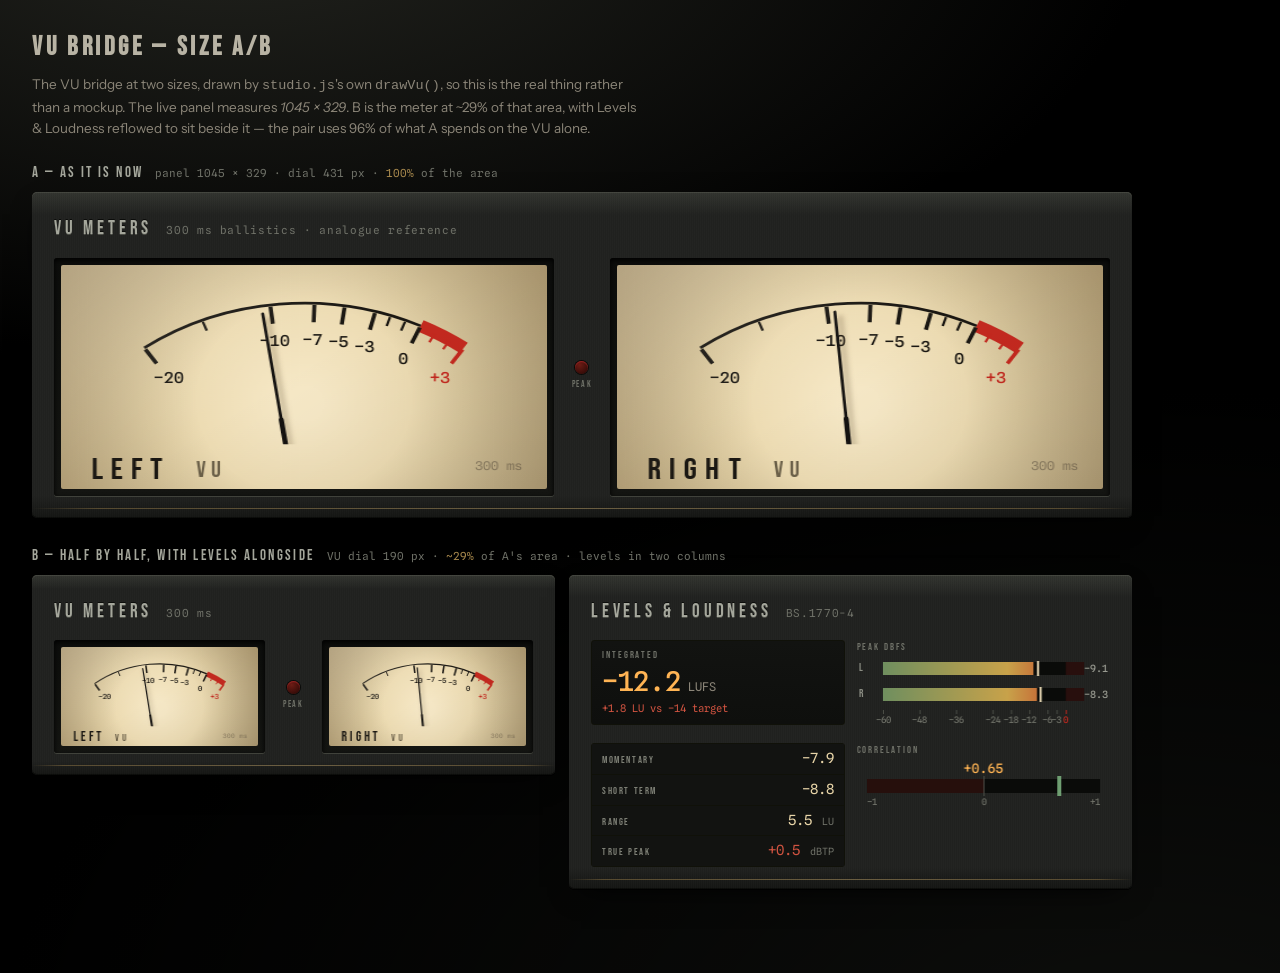
<file: studio/vu-sizes.html>
<!doctype html>
<html lang="en">
<head>
<meta charset="utf-8">
<meta name="viewport" content="width=device-width, initial-scale=1">
<title>VU sizes — A/B</title>
<link rel="preconnect" href="https://fonts.googleapis.com">
<link rel="preconnect" href="https://fonts.gstatic.com" crossorigin>
<link rel="stylesheet" href="https://fonts.googleapis.com/css2?family=Bebas+Neue&family=Instrument+Sans:wght@400;500&family=Spline+Sans+Mono:wght@400;500&display=swap">
<link rel="stylesheet" href="panel.css">
<style>
/* A scratch page for comparing VU bridge sizes. It calls studio.js's own
   drawVu(), so what you see is the real meter at each size — not a mockup and
   not a copy that can drift. Nothing here is loaded by index.html; deleting
   this file changes nothing. */
body { padding: 28px 32px 60px; }
.ab-head { max-width: 1100px; margin: 0 0 22px; }
.ab-head h1 {
  margin: 0 0 6px; font-family: var(--face-engrave); font-size: 26px;
  letter-spacing: 0.14em; color: #b8b3a4; text-transform: uppercase;
}
.ab-head p {
  margin: 0; color: #8b8578; font-family: var(--face-text); font-size: 13.5px;
  max-width: 68ch; line-height: 1.55;
}
.ab-case { margin-bottom: 26px; max-width: 1100px; }
.ab-label {
  display: flex; align-items: baseline; gap: 12px; flex-wrap: wrap;
  margin-bottom: 8px;
}
.ab-label b {
  font-family: var(--face-engrave); font-size: 15px; letter-spacing: 0.16em;
  color: #a5a79c; text-transform: uppercase; font-weight: 400;
}
.ab-label span {
  font-family: var(--face-data); font-size: 11px; color: #6e7067;
  font-variant-numeric: tabular-nums;
}
.ab-label em { font-style: normal; color: var(--gold); }
.bridge-ab {
  display: grid; grid-template-columns: 1fr auto 1fr;
  align-items: center; gap: 18px;
}
.bridge-ab.is-stacked { grid-template-columns: 1fr; gap: 8px; }
.bridge-ab.is-stacked .ab-centre { flex-direction: row; gap: 14px; }
.ab-centre {
  display: flex; flex-direction: column; align-items: center; gap: 4px;
}
.ab-lamp {
  width: 13px; height: 13px; border-radius: 50%;
  background: radial-gradient(circle at 35% 30%, #6d1c15, #3a0d09 70%);
  box-shadow: inset 0 1px 1px #922, 0 0 0 1px #0a0b09;
}
.ab-centre small {
  font-family: var(--face-engrave); font-size: 9px; letter-spacing: 0.18em;
  color: #6e7067; text-transform: uppercase;
}

/* ---- B: the VU bridge and a compact levels panel, side by side ---------- */
.ab-row {
  display: grid;
  grid-template-columns: 523px minmax(300px, 1fr);
  gap: 14px;
  /* Start, not stretch: the levels column is naturally taller, and stretching
     the VU panel to match left a large void under the dials. */
  align-items: start;
}

.mini-levels {
  display: grid;
  grid-template-columns: minmax(150px, 1fr) minmax(130px, 1fr);
  gap: 9px 12px;
  align-items: start;
}
/* headline and supporting rows stack in the left column;
   the two drawn meters take the right. */
.mini-hero, .mini-rows { grid-column: 1; }
.mini-bars, .mini-corr { grid-column: 2; }
.mini-k {
  display: block;
  font-family: var(--face-engrave); font-size: 9.5px; letter-spacing: 0.2em;
  color: #6e7067; text-transform: uppercase; margin-bottom: 5px;
}

/* The headline. Sized to stay the biggest thing on the panel even here —
   it is the number that decides whether a master ships. */
.mini-hero {
  background: linear-gradient(180deg, #121311, #0e0f0d);
  border: 1px solid #101109; border-radius: 3px;
  padding: 7px 10px 8px;
}
.mini-v { display: block; line-height: 1; }
.mini-v b {
  font-family: var(--face-data); font-weight: 500; font-size: 27px;
  color: var(--lamp); font-variant-numeric: tabular-nums; letter-spacing: -0.01em;
}
.mini-v i {
  font-style: normal; font-family: var(--face-data); font-size: 12px;
  color: #8b8578; margin-left: 4px;
}
.mini-delta {
  display: block; margin-top: 5px;
  font-family: var(--face-data); font-size: 10.5px; color: var(--bad);
  font-variant-numeric: tabular-nums;
}

.mini-bars canvas, .mini-corr canvas { display: block; width: 100%; }

/* Label left, value right, one per line. A grid of boxed cells needs width
   this column does not have; a definition list reads just as fast and wraps
   to nothing. */
.mini-rows { margin: 0; display: flex; flex-direction: column; gap: 1px;
  background: #101109; border: 1px solid #101109; border-radius: 3px; }
.mini-rows > div {
  display: flex; align-items: baseline; justify-content: space-between;
  gap: 10px; background: #121311; padding: 4px 10px;
}
.mini-rows dt {
  font-family: var(--face-engrave); font-size: 10px; letter-spacing: 0.16em;
  color: #7d7f75; text-transform: uppercase;
}
.mini-rows dd {
  margin: 0; font-family: var(--face-data); font-size: 14px;
  color: var(--dial); font-variant-numeric: tabular-nums;
}
.mini-rows dd i {
  font-style: normal; font-size: 10px; color: #6e7067; margin-left: 2px;
}
.mini-rows dd.is-over { color: var(--bad); }

@media (max-width: 900px) {
  .ab-row { grid-template-columns: 1fr; }
}
</style>
</head>
<body>

<div class="ab-head">
  <h1>VU bridge — size A/B</h1>
  <p>
    The VU bridge at two sizes, drawn by <kbd>studio.js</kbd>'s own
    <kbd>drawVu()</kbd>, so this is the real thing rather than a mockup. The
    live panel measures <em>1045 × 329</em>. B is the meter at ~29% of that
    area, with Levels &amp; Loudness reflowed to sit beside it — the pair uses
    96% of what A spends on the VU alone.
  </p>
</div>

<section class="ab-case">
  <div class="ab-label">
    <b>A — as it is now</b>
    <span>panel 1045 × 329 · dial 431 px · <em>100%</em> of the area</span>
  </div>
  <div class="unit unit--striped">
    <div class="unit-title"><h2>VU Meters</h2>
      <span class="unit-note">300 ms ballistics · analogue reference</span></div>
    <div class="bridge-ab" id="case-full"></div>
  </div>
</section>

<section class="ab-case">
  <div class="ab-label">
    <b>B — half by half, with levels alongside</b>
    <span>VU dial 190 px · <em>~29%</em> of A's area · levels in two columns</span>
  </div>
  <div class="ab-row">
    <div class="unit unit--striped ab-vu">
      <div class="unit-title"><h2>VU Meters</h2>
        <span class="unit-note">300 ms</span></div>
      <div class="bridge-ab" id="case-quarter"></div>
    </div>

    <div class="unit unit--striped ab-levels">
      <div class="unit-title"><h2>Levels &amp; Loudness</h2>
        <span class="unit-note">BS.1770-4</span></div>

      <div class="mini-levels">
        <!-- The headline number keeps its size; at a glance this is the one
             figure that decides whether a master ships. -->
        <div class="mini-hero">
          <span class="mini-k">Integrated</span>
          <span class="mini-v"><b id="m-lufs-i">−12.2</b> <i>LUFS</i></span>
          <span class="mini-delta" id="m-delta">+1.8 LU vs −14 target</span>
        </div>

        <!-- Peak bars: the same meter, laid out as two slim lanes so they read
             across rather than needing a tall block. -->
        <div class="mini-bars">
          <span class="mini-k">Peak dBFS</span>
          <canvas id="m-bars" role="img" aria-label="True-peak bar meters"></canvas>
        </div>

        <!-- The supporting figures, one row each, label left and value right.
             A grid of cells needs width this panel does not have; a list does
             not, and it stays scannable. -->
        <dl class="mini-rows">
          <div><dt>Momentary</dt><dd id="m-lufs-m">−7.9</dd></div>
          <div><dt>Short term</dt><dd id="m-lufs-s">−8.8</dd></div>
          <div><dt>Range</dt><dd>5.5 <i>LU</i></dd></div>
          <div><dt>True peak</dt><dd class="is-over">+0.5 <i>dBTP</i></dd></div>
        </dl>

        <div class="mini-corr">
          <span class="mini-k">Correlation</span>
          <canvas id="m-corr" role="img" aria-label="Stereo correlation"></canvas>
        </div>
      </div>
    </div>
  </div>
</section>


<script>
/* studio.js boots the whole application and expects the app's elements. This
   page only wants its drawVu(), so swallow the wiring errors rather than
   letting a red console hide a real one. */
window.addEventListener('error', function (e) {
  if (/addEventListener|null/.test(String(e.message))) e.preventDefault();
}, true);
</script>
<script src="studio.js"></script>
<script>
/* Build three bridges at different widths and drive them with a slow sweep, so
   the needles move and the ballistics are visible at each size. */
(function () {
  'use strict';

  function bridge(host, dialW, stacked) {
    host.classList.toggle('is-stacked', !!stacked);
    const mk = (side) => {
      const wrap = document.createElement('div');
      wrap.className = 'vu';
      const cv = document.createElement('canvas');
      cv.setAttribute('role', 'img');
      cv.setAttribute('aria-label', side + ' channel VU meter');
      wrap.appendChild(cv);
      return { wrap, cv };
    };
    const L = mk('Left'), R = mk('Right');
    const centre = document.createElement('div');
    centre.className = 'ab-centre';
    centre.innerHTML = '<div class="ab-lamp"></div><small>Peak</small>';
    host.append(L.wrap, centre, R.wrap);
    return { L: L.cv, R: R.cv, dialW };
  }

  const cases = [
    bridge(document.getElementById('case-full'), 431, false),
    bridge(document.getElementById('case-quarter'), 190, false),
  ];


  /* The two small meters on B, drawn with studio.js's own functions so they
     match the app exactly rather than being redrawn here. */
  const mBars = document.getElementById('m-bars');
  const mCorr = document.getElementById('m-corr');

  function drawMini(l, r) {
    const w = mBars ? Math.round(mBars.getBoundingClientRect().width) : 0;
    if (!w) return;
    try {
      drawBars(mBars, [{ name: 'L', db: l, hold: l + 1.5 },
                       { name: 'R', db: r, hold: r + 1.2 }], w);
      drawCorrelation(mCorr, 0.65, w);
    } catch (err) { /* absent in this scratch page is not fatal */ }
  }

  /* A musical-ish sweep: a slow swell with occasional transients, so the
     300 ms ballistics read the same way they do on real programme material. */
  let t = 0;
  function frame() {
    t += 1 / 60;
    const swell = -14 + 10 * Math.sin(t * 0.45);
    const kick = (t % 1.2 < 0.06) ? 5 : 0;
    const l = Math.min(3, swell + kick);
    const r = Math.min(3, swell + kick * 0.8 + Math.sin(t * 1.7) * 1.2);
    for (const c of cases) {
      try {
        drawVu(c.L, 'Left', l, l > 1.5, c.dialW);
        drawVu(c.R, 'Right', r, r > 1.5, c.dialW);
      } catch (err) { /* a size with no area simply skips */ }
    }
    drawMini(l, r);
    requestAnimationFrame(frame);
  }
  requestAnimationFrame(frame);
})();
</script>
</body>
</html>
</file>
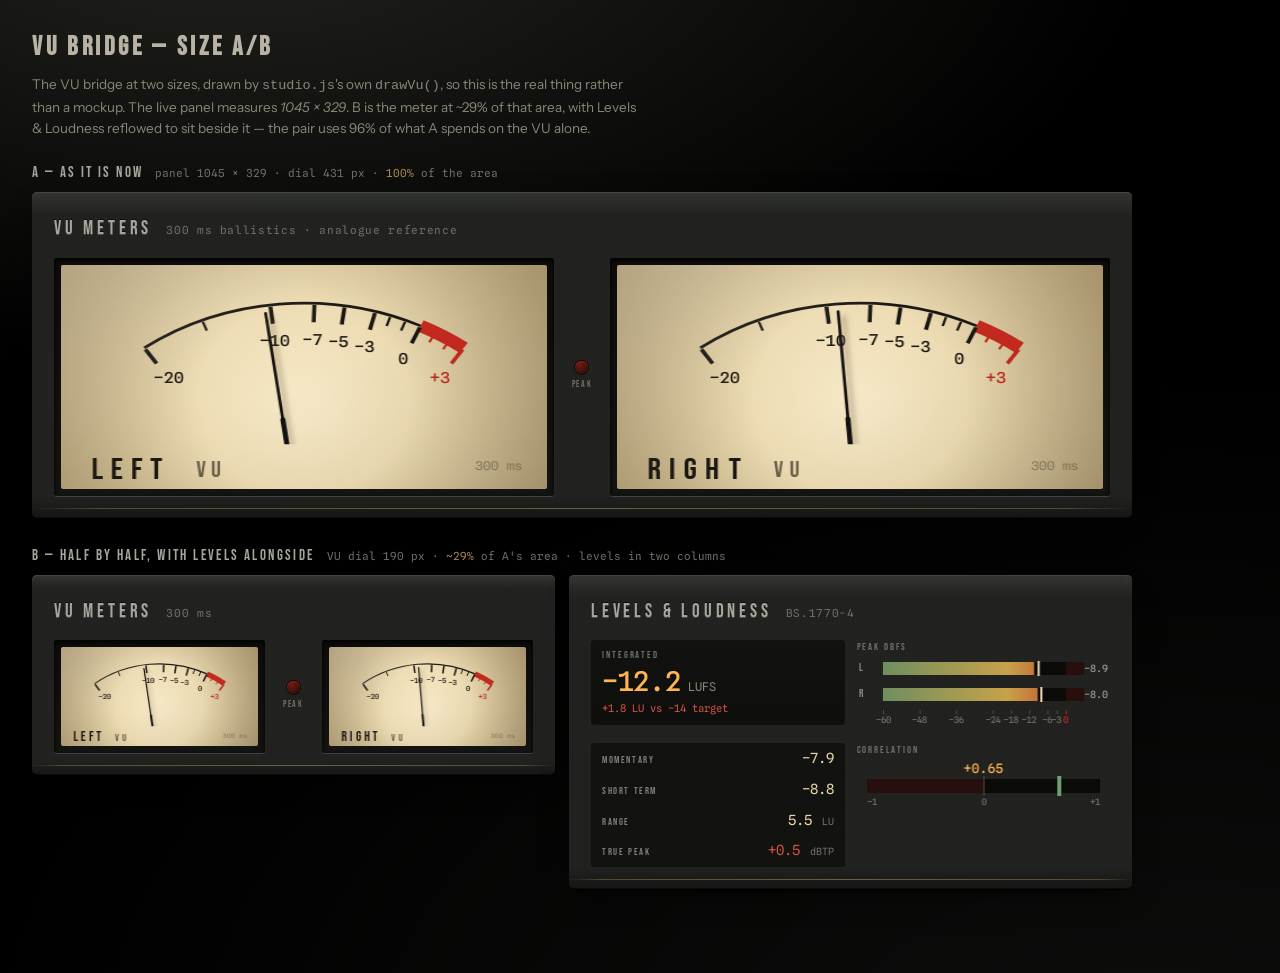
<file: src/music_studio/web/vu-sizes.html>
<!doctype html>
<html lang="en">
<head>
<meta charset="utf-8">
<meta name="viewport" content="width=device-width, initial-scale=1">
<title>VU sizes — A/B</title>
<link rel="preconnect" href="https://fonts.googleapis.com">
<link rel="preconnect" href="https://fonts.gstatic.com" crossorigin>
<link rel="stylesheet" href="https://fonts.googleapis.com/css2?family=Bebas+Neue&family=Instrument+Sans:wght@400;500&family=Spline+Sans+Mono:wght@400;500&display=swap">
<link rel="stylesheet" href="panel.css">
<style>
/* A scratch page for comparing VU bridge sizes. It calls studio.js's own
   drawVu(), so what you see is the real meter at each size — not a mockup and
   not a copy that can drift. Nothing here is loaded by index.html; deleting
   this file changes nothing. */
body { padding: 28px 32px 60px; }
.ab-head { max-width: 1100px; margin: 0 0 22px; }
.ab-head h1 {
  margin: 0 0 6px; font-family: var(--face-engrave); font-size: 26px;
  letter-spacing: 0.14em; color: #b8b3a4; text-transform: uppercase;
}
.ab-head p {
  margin: 0; color: #8b8578; font-family: var(--face-text); font-size: 13.5px;
  max-width: 68ch; line-height: 1.55;
}
.ab-case { margin-bottom: 26px; max-width: 1100px; }
.ab-label {
  display: flex; align-items: baseline; gap: 12px; flex-wrap: wrap;
  margin-bottom: 8px;
}
.ab-label b {
  font-family: var(--face-engrave); font-size: 15px; letter-spacing: 0.16em;
  color: #a5a79c; text-transform: uppercase; font-weight: 400;
}
.ab-label span {
  font-family: var(--face-data); font-size: 11px; color: #6e7067;
  font-variant-numeric: tabular-nums;
}
.ab-label em { font-style: normal; color: var(--gold); }
.bridge-ab {
  display: grid; grid-template-columns: 1fr auto 1fr;
  align-items: center; gap: 18px;
}
.bridge-ab.is-stacked { grid-template-columns: 1fr; gap: 8px; }
.bridge-ab.is-stacked .ab-centre { flex-direction: row; gap: 14px; }
.ab-centre {
  display: flex; flex-direction: column; align-items: center; gap: 4px;
}
.ab-lamp {
  width: 13px; height: 13px; border-radius: 50%;
  background: radial-gradient(circle at 35% 30%, #6d1c15, #3a0d09 70%);
  box-shadow: inset 0 1px 1px #922, 0 0 0 1px #0a0b09;
}
.ab-centre small {
  font-family: var(--face-engrave); font-size: 9px; letter-spacing: 0.18em;
  color: #6e7067; text-transform: uppercase;
}

/* ---- B: the VU bridge and a compact levels panel, side by side ---------- */
.ab-row {
  display: grid;
  grid-template-columns: 523px minmax(300px, 1fr);
  gap: 14px;
  /* Start, not stretch: the levels column is naturally taller, and stretching
     the VU panel to match left a large void under the dials. */
  align-items: start;
}

.mini-levels {
  display: grid;
  grid-template-columns: minmax(150px, 1fr) minmax(130px, 1fr);
  gap: 9px 12px;
  align-items: start;
}
/* headline and supporting rows stack in the left column;
   the two drawn meters take the right. */
.mini-hero, .mini-rows { grid-column: 1; }
.mini-bars, .mini-corr { grid-column: 2; }
.mini-k {
  display: block;
  font-family: var(--face-engrave); font-size: 9.5px; letter-spacing: 0.2em;
  color: #6e7067; text-transform: uppercase; margin-bottom: 5px;
}

/* The headline. Sized to stay the biggest thing on the panel even here —
   it is the number that decides whether a master ships. */
.mini-hero {
  background: linear-gradient(180deg, #121311, #0e0f0d);
  border: 1px solid #101109; border-radius: 3px;
  padding: 7px 10px 8px;
}
.mini-v { display: block; line-height: 1; }
.mini-v b {
  font-family: var(--face-data); font-weight: 500; font-size: 27px;
  color: var(--lamp); font-variant-numeric: tabular-nums; letter-spacing: -0.01em;
}
.mini-v i {
  font-style: normal; font-family: var(--face-data); font-size: 12px;
  color: #8b8578; margin-left: 4px;
}
.mini-delta {
  display: block; margin-top: 5px;
  font-family: var(--face-data); font-size: 10.5px; color: var(--bad);
  font-variant-numeric: tabular-nums;
}

.mini-bars canvas, .mini-corr canvas { display: block; width: 100%; }

/* Label left, value right, one per line. A grid of boxed cells needs width
   this column does not have; a definition list reads just as fast and wraps
   to nothing. */
.mini-rows { margin: 0; display: flex; flex-direction: column; gap: 1px;
  background: #101109; border: 1px solid #101109; border-radius: 3px; }
.mini-rows > div {
  display: flex; align-items: baseline; justify-content: space-between;
  gap: 10px; background: #121311; padding: 4px 10px;
}
.mini-rows dt {
  font-family: var(--face-engrave); font-size: 10px; letter-spacing: 0.16em;
  color: #7d7f75; text-transform: uppercase;
}
.mini-rows dd {
  margin: 0; font-family: var(--face-data); font-size: 14px;
  color: var(--dial); font-variant-numeric: tabular-nums;
}
.mini-rows dd i {
  font-style: normal; font-size: 10px; color: #6e7067; margin-left: 2px;
}
.mini-rows dd.is-over { color: var(--bad); }

@media (max-width: 900px) {
  .ab-row { grid-template-columns: 1fr; }
}
</style>
</head>
<body>

<div class="ab-head">
  <h1>VU bridge — size A/B</h1>
  <p>
    The VU bridge at two sizes, drawn by <kbd>studio.js</kbd>'s own
    <kbd>drawVu()</kbd>, so this is the real thing rather than a mockup. The
    live panel measures <em>1045 × 329</em>. B is the meter at ~29% of that
    area, with Levels &amp; Loudness reflowed to sit beside it — the pair uses
    96% of what A spends on the VU alone.
  </p>
</div>

<section class="ab-case">
  <div class="ab-label">
    <b>A — as it is now</b>
    <span>panel 1045 × 329 · dial 431 px · <em>100%</em> of the area</span>
  </div>
  <div class="unit unit--striped">
    <div class="unit-title"><h2>VU Meters</h2>
      <span class="unit-note">300 ms ballistics · analogue reference</span></div>
    <div class="bridge-ab" id="case-full"></div>
  </div>
</section>

<section class="ab-case">
  <div class="ab-label">
    <b>B — half by half, with levels alongside</b>
    <span>VU dial 190 px · <em>~29%</em> of A's area · levels in two columns</span>
  </div>
  <div class="ab-row">
    <div class="unit unit--striped ab-vu">
      <div class="unit-title"><h2>VU Meters</h2>
        <span class="unit-note">300 ms</span></div>
      <div class="bridge-ab" id="case-quarter"></div>
    </div>

    <div class="unit unit--striped ab-levels">
      <div class="unit-title"><h2>Levels &amp; Loudness</h2>
        <span class="unit-note">BS.1770-4</span></div>

      <div class="mini-levels">
        <!-- The headline number keeps its size; at a glance this is the one
             figure that decides whether a master ships. -->
        <div class="mini-hero">
          <span class="mini-k">Integrated</span>
          <span class="mini-v"><b id="m-lufs-i">−12.2</b> <i>LUFS</i></span>
          <span class="mini-delta" id="m-delta">+1.8 LU vs −14 target</span>
        </div>

        <!-- Peak bars: the same meter, laid out as two slim lanes so they read
             across rather than needing a tall block. -->
        <div class="mini-bars">
          <span class="mini-k">Peak dBFS</span>
          <canvas id="m-bars" role="img" aria-label="True-peak bar meters"></canvas>
        </div>

        <!-- The supporting figures, one row each, label left and value right.
             A grid of cells needs width this panel does not have; a list does
             not, and it stays scannable. -->
        <dl class="mini-rows">
          <div><dt>Momentary</dt><dd id="m-lufs-m">−7.9</dd></div>
          <div><dt>Short term</dt><dd id="m-lufs-s">−8.8</dd></div>
          <div><dt>Range</dt><dd>5.5 <i>LU</i></dd></div>
          <div><dt>True peak</dt><dd class="is-over">+0.5 <i>dBTP</i></dd></div>
        </dl>

        <div class="mini-corr">
          <span class="mini-k">Correlation</span>
          <canvas id="m-corr" role="img" aria-label="Stereo correlation"></canvas>
        </div>
      </div>
    </div>
  </div>
</section>


<script>
/* studio.js boots the whole application and expects the app's elements. This
   page only wants its drawVu(), so swallow the wiring errors rather than
   letting a red console hide a real one. */
window.addEventListener('error', function (e) {
  if (/addEventListener|null/.test(String(e.message))) e.preventDefault();
}, true);
</script>
<!-- Only the drawing half is needed here, but studio.js's boot() is what
     the error swallower above is for, so load the same five files the app
     does and let the wiring fail harmlessly on this page's missing elements.
     The draw functions now live on window.__studio rather than as bare
     globals, because each file is its own IIFE; see README.md. -->
<script src="studio-core.js"></script>
<script src="studio-draw.js"></script>
<script src="studio-engine.js"></script>
<script src="studio-verdicts.js"></script>
<script src="studio.js"></script>
<script>
/* Build three bridges at different widths and drive them with a slow sweep, so
   the needles move and the ballistics are visible at each size. */
(function () {
  'use strict';

  function bridge(host, dialW, stacked) {
    host.classList.toggle('is-stacked', !!stacked);
    const mk = (side) => {
      const wrap = document.createElement('div');
      wrap.className = 'vu';
      const cv = document.createElement('canvas');
      cv.setAttribute('role', 'img');
      cv.setAttribute('aria-label', side + ' channel VU meter');
      wrap.appendChild(cv);
      return { wrap, cv };
    };
    const L = mk('Left'), R = mk('Right');
    const centre = document.createElement('div');
    centre.className = 'ab-centre';
    centre.innerHTML = '<div class="ab-lamp"></div><small>Peak</small>';
    host.append(L.wrap, centre, R.wrap);
    return { L: L.cv, R: R.cv, dialW };
  }

  const cases = [
    bridge(document.getElementById('case-full'), 431, false),
    bridge(document.getElementById('case-quarter'), 190, false),
  ];


  /* The two small meters on B, drawn with studio.js's own functions so they
     match the app exactly rather than being redrawn here. */
  const mBars = document.getElementById('m-bars');
  const mCorr = document.getElementById('m-corr');

  function drawMini(l, r) {
    const w = mBars ? Math.round(mBars.getBoundingClientRect().width) : 0;
    if (!w) return;
    try {
      __studio.drawBars(mBars, [{ name: 'L', db: l, hold: l + 1.5 },
                                { name: 'R', db: r, hold: r + 1.2 }], w);
      __studio.drawCorrelation(mCorr, 0.65, w);
    } catch (err) { /* absent in this scratch page is not fatal */ }
  }

  /* A musical-ish sweep: a slow swell with occasional transients, so the
     300 ms ballistics read the same way they do on real programme material. */
  let t = 0;
  function frame() {
    t += 1 / 60;
    const swell = -14 + 10 * Math.sin(t * 0.45);
    const kick = (t % 1.2 < 0.06) ? 5 : 0;
    const l = Math.min(3, swell + kick);
    const r = Math.min(3, swell + kick * 0.8 + Math.sin(t * 1.7) * 1.2);
    for (const c of cases) {
      try {
        __studio.drawVu(c.L, 'Left', l, l > 1.5, c.dialW);
        __studio.drawVu(c.R, 'Right', r, r > 1.5, c.dialW);
      } catch (err) { /* a size with no area simply skips */ }
    }
    drawMini(l, r);
    requestAnimationFrame(frame);
  }
  requestAnimationFrame(frame);
})();
</script>
</body>
</html>
</file>
<file: studio/panel.css>
/* ============================================================================
   Music Studio — faceplate styles
   A single committed visual world: warm anthracite metal, backlit cream dials.
   No light theme; every colour is painted explicitly so the page holds on any
   host ground.
   ========================================================================= */

:root {
  /* --- panel metal ------------------------------------------------------ */
  --panel:        #20211f;   /* brushed anthracite, warm-green bias */
  --panel-hi:     #32342f;   /* upper bevel catch-light */
  --panel-lo:     #141513;   /* lower bevel shadow */
  --panel-deep:   #0d0e0c;   /* recessed wells, page ground */
  --hairline:     #3d3f39;

  /* --- dial ------------------------------------------------------------- */
  --dial:         #e8d5a8;   /* cream/amber dial card */
  --dial-warm:    #f2e2bc;   /* lamp hotspot near the centre */
  --dial-edge:    #c4ab79;   /* dial card falling into shade at the rim */
  --ink:          #1a1712;   /* engraved black lettering */
  --ink-soft:     #5b513f;

  /* --- accents ---------------------------------------------------------- */
  --gold:         #a8894e;   /* pinstripes, engraved label fill */
  --gold-lit:     #d8b877;
  --red:          #c4291f;   /* over-zero zone, PEAK lamp */
  --red-lit:      #ff4a35;
  --lamp:         #ffb454;   /* tungsten backlight bleed */

  /* --- semantic (verdicts) — deliberately separate from --gold ---------- */
  --ok:           #6f9f72;
  --warn:         #d9a441;
  --bad:          #cf5340;

  /* --- type ------------------------------------------------------------- */
  --face-engrave: "Bebas Neue", "Oswald", "Haettenschweiler",
                  "Arial Narrow", sans-serif;
  --face-data:    "Spline Sans Mono", "SF Mono", "Menlo", "Consolas", monospace;
  --face-text:    "Instrument Sans", "Helvetica Neue", system-ui, sans-serif;

  /* --- rhythm ----------------------------------------------------------- */
  --gap:          clamp(14px, 2.2vw, 22px);
  --rack-radius:  5px;
}

* { box-sizing: border-box; }

html { color-scheme: dark; }

body {
  margin: 0;
  /* No top gutter: the fixed masthead owns the top of the window and .shell
     opens its own room for it with padding-top: var(--masthead-h). A gutter
     here as well would be a second, dead strip above the first panel. */
  padding-top: 0;
  padding-bottom: clamp(18px, 4vw, 40px);
  padding-left: clamp(16px, 4vw, 40px);
  padding-right: clamp(16px, 4vw, 40px);
  background: var(--panel-deep);
  /* faint room light falling from the upper left, as on a shelf */
  background-image:
    radial-gradient(120% 80% at 18% -10%, #23241f 0%, transparent 60%),
    radial-gradient(90% 70% at 90% 110%, #17181500 0%, #000 100%);
  color: var(--dial);
  font-family: var(--face-text);
  font-size: 15px;
  line-height: 1.55;
  -webkit-font-smoothing: antialiased;
}

.shell {
  max-width: 1560px;
  margin: 0 auto;
  /* Three columns: the question rail, the machined seam that resizes it, and
     the instruments. The masthead spans all three. The rail width is a custom
     property so the splitter can move it live without touching layout code;
     the instruments take whatever is left, since meters and spectrograms want
     every pixel. */
  --rail-w: 420px;
  display: grid;
  grid-template-columns: var(--rail-w) auto minmax(0, 1fr);
  align-items: start;
  gap: var(--gap);
}

/* The masthead is `position: fixed` (see its own section) and so is NOT a grid
   item any more. It therefore reserves no space of its own, and the shell has
   to open the gap itself — otherwise the first panel and the top of the
   question rail sit underneath the bar.

   --masthead-h is measured by studio.js on every resize (the bar's type is
   clamp()ed and it wraps at narrow widths, so no CSS constant would hold) and
   already includes the gap that belongs under it. The 96px fallback is a sane
   standing value for the single frame before that measurement runs. */
.shell { padding-top: var(--masthead-h, 96px); }

.instruments {
  display: flex;
  flex-direction: column;
  gap: var(--gap);
  min-width: 0;           /* so canvases can shrink rather than force a scrollbar */
}

/* The rail is a chat window, not a card that grows: it is exactly as tall as
   the viewport allows and never taller, so the composer pinned to its floor is
   on screen from the moment the page opens and is never reached by scrolling.
   Two things come off the viewport height: body's own vertical gutter, and the
   masthead the rail sits below — without that second term the rail is a full
   viewport tall but starts a masthead down, and its floor falls off the bottom
   of the screen. --masthead-h is measured and set by studio.js, and the 96px
   here is a sane standing value for the frame before that runs. */
.ask-rail {
  /* !important because .unit — which this element also carries — sets
     `position: relative` further down the sheet at equal specificity and would
     otherwise win. A relative box does not clamp against the viewport: it just
     takes `top` as a downward shift, which is exactly the dead strip that used
     to sit above the rail. */
  position: sticky !important;
  /* Its own natural offset: gutter + masthead + the grid gap under it. Sticking
     at anything else makes the rail jump the moment the page scrolls, because
     the position it is pinned to is not the position it was laid out at. */
  top: var(--rail-top, 96px);
  display: flex;
  flex-direction: column;
  /* From that offset down to the floor of the viewport — no page gutter is
     subtracted at the bottom, which is where the dead strip came from: the
     rail stopped a gutter short and the composer floated above the edge. */
  height: calc(100vh - var(--rail-top, 96px));
  max-height: calc(100vh - var(--rail-top, 96px));
  min-height: 320px;      /* below this a chat is unusable; let the page scroll */
}

.ask-rail .ask {
  flex: 1;
  min-height: 0;
}

.ask-rail .ask-out {
  flex: 1;
  min-height: 0;
  overflow-y: auto;       /* the transcript scrolls, the composer does not move */
  /* The rail is taller than most answers. Left plain, the empty lower half
     reads as something failed to load; as a recessed well it reads as the
     space the conversation grows into. */
  background: linear-gradient(180deg, #121311 0%, #101109 100%);
  box-shadow: inset 0 1px 0 #2a2c26, inset 0 -18px 24px -22px #000;
}

/* ============================================================================
   Splitter — a machined seam between the rail and the instruments
   ========================================================================= */

.splitter {
  align-self: stretch;
  /* sticky is also a positioned ancestor, so the knurl below anchors to it */
  position: sticky;
  top: var(--rail-top, 96px);
  /* the same height as the rail it parts, so the seam runs its full edge */
  height: calc(100vh - var(--rail-top, 96px) - clamp(18px, 4vw, 40px));
  min-height: 320px;
  width: 11px;
  flex: 0 0 auto;
  cursor: col-resize;
  border: 0;
  padding: 0;
  background: transparent;
  display: grid;
  place-items: center;
  touch-action: none;
}

/* The seam itself: a parting line cut into the faceplate — shadow on the left
   lip, the room light catching the right one. It has to be legible at rest or
   nobody finds it, so the lit lip is a real highlight rather than a hint. */
.splitter > span {
  display: block;
  width: 5px;
  height: 100%;
  border-radius: 3px;
  background: linear-gradient(90deg,
    #000 0%, #0a0b09 34%, #2b2d27 62%, #55574f 78%, #24261f 100%);
  box-shadow:
    inset 0 0 0 1px rgba(0, 0, 0, 0.9),
    0 0 0 1px rgba(0, 0, 0, 0.5);
  transition: background 120ms linear, box-shadow 120ms linear;
}

/* The knurled grip: milled ridges at the midpoint, where a thumb would take
   it. This is the part that says "hold me", so it reads gold at rest. */
.splitter::after {
  content: "";
  position: absolute;
  width: 5px;
  height: 46px;
  border-radius: 3px;
  background-image: repeating-linear-gradient(
    180deg,
    var(--gold-lit) 0px, var(--gold-lit) 1px,
    #0a0b09 1px, #0a0b09 4px
  );
  box-shadow: inset 0 0 0 1px #000;
  opacity: 0.72;
  pointer-events: none;
  transition: opacity 120ms linear, box-shadow 120ms linear;
}

.splitter:hover > span,
.splitter.is-dragging > span {
  background: linear-gradient(90deg,
    #000 0%, #14100a 34%, #6b5730 62%, var(--gold-lit) 78%, #2a2114 100%);
}

.splitter:hover::after,
.splitter.is-dragging::after {
  opacity: 1;
  box-shadow: inset 0 0 0 1px #000, 0 0 10px 1px rgba(216, 184, 119, 0.35);
}

.splitter:focus-visible {
  outline: 2px solid var(--gold-lit);
  outline-offset: 1px;
  border-radius: 3px;
}

/* while dragging, nothing else on the page should select or catch the pointer */
body.is-splitting {
  cursor: col-resize;
  user-select: none;
  -webkit-user-select: none;
}

/* ============================================================================
   Rack unit — the shared chassis every module sits in
   ========================================================================= */

.unit {
  position: relative;
  border-radius: var(--rack-radius);
  background:
    linear-gradient(180deg, var(--panel-hi) 0%, var(--panel) 7%,
                            var(--panel) 93%, var(--panel-lo) 100%);
  box-shadow:
    inset 0 1px 0 #43453e,
    inset 0 -1px 0 #0a0b09,
    0 10px 28px -12px #000,
    0 1px 0 #000;
  padding: clamp(14px, 2.4vw, 22px);
  overflow: hidden;
}

/* brushed-metal grain: fine vertical striations, very low contrast */
.unit::before {
  content: "";
  position: absolute;
  inset: 0;
  pointer-events: none;
  background-image: repeating-linear-gradient(
    90deg,
    rgba(255, 255, 255, 0.022) 0px,
    rgba(255, 255, 255, 0.022) 1px,
    rgba(0, 0, 0, 0.022) 1px,
    rgba(0, 0, 0, 0.022) 2px
  );
  opacity: 0.55;
}

.unit > * { position: relative; }

/* the gold pinstripe that runs the width of a faceplate */
.unit--striped::after {
  content: "";
  position: absolute;
  left: 0;
  right: 0;
  bottom: 9px;
  height: 1px;
  background: linear-gradient(90deg,
    transparent 0%, var(--gold) 6%, var(--gold-lit) 50%,
    var(--gold) 94%, transparent 100%);
  opacity: 0.42;
  pointer-events: none;
}

/* ============================================================================
   Engraved lettering
   ========================================================================= */

.engrave {
  font-family: var(--face-engrave);
  font-weight: 400;
  letter-spacing: 0.16em;
  color: #9a9c92;
  /* cut into the metal: dark above, light catching the lower lip */
  text-shadow: 0 -1px 0 #0c0d0b, 0 1px 0 #4e5049;
  text-transform: uppercase;
}

.unit-title {
  display: flex;
  align-items: baseline;
  justify-content: space-between;
  gap: 14px;
  flex-wrap: wrap;
  margin-bottom: 14px;
}

.unit-title h2 {
  margin: 0;
  font-family: var(--face-engrave);
  font-size: clamp(15px, 1.7vw, 19px);
  font-weight: 400;
  letter-spacing: 0.2em;
  color: #a5a79c;
  text-transform: uppercase;
  text-shadow: 0 -1px 0 #0c0d0b, 0 1px 0 #4e5049;
}

.unit-note {
  font-family: var(--face-data);
  font-size: 11px;
  letter-spacing: 0.06em;
  color: #6e7067;
  font-variant-numeric: tabular-nums;
}

/* A title row with no visible heading — the Transport's. It still exists as an
   element because the layout system reads `.unit-title` as the drag handle and
   takes the panel's name from its <h2>, but there is nothing to show except
   the loaded-file note and the grip, so it collapses to one line of text and
   gives the space back to the panel body. */
.unit-title--slim {
  margin-bottom: 8px;
  min-height: 18px;
  align-items: center;
  flex-wrap: nowrap;
}

/* This row has no visible heading, so the note IS the first line — it must
   never be pushed onto a second one by the narrow-panel rule below, which
   exists to get a note out from under a long engraved title. With nothing
   above it there is nothing to get out from under, and obeying that rule left
   the placement key stranded on a line of its own over empty faceplate. */
.unit-title--slim > .unit-note {
  order: 0;
  flex: 1 1 auto;
  margin-top: 0;
}

/* ============================================================================
   Masthead
   ========================================================================= */

/* A FIXED faceplate rail across the top of the window. It is taken out of the
   shell grid entirely — `position: fixed` — so the instruments scroll beneath
   it and the bench-level controls (load, workspace, Reset, the meter tray) are
   reachable from any scroll position.

   Because it no longer occupies a grid row, the shell has to make the room
   itself: studio.js measures this bar into --masthead-h and .shell takes that
   as top padding. The same measurement already fed --rail-top, which the
   sticky question rail and the splitter are pinned to, so all three agree by
   construction.

   The order across the rail is wordmark, load bay, readout, master controls —
   a left-to-right scan from "what this is" to "what it is showing" to "what
   you can do to the whole bench". */
.masthead {
  position: fixed;
  top: 0;
  left: 0;
  right: 0;
  z-index: 40;         /* over the panels, under the drop-zone overlay (54/55) */
  display: flex;
  align-items: center;
  gap: 14px;
  /* The metal runs the full width of the window, but the CONTENT is held to
     the same measure as .shell and starts on the same line, so the bar's
     columns line up with the bench's columns. Without this the bar started at
     the window edge while the shell was centred inside its 1560px maximum, and
     the load bay — offset by the rail's width — landed short of the instrument
     column by exactly the shell's left margin.

     --shell-left is the shell's real left edge, measured by studio.js. It is
     measured rather than computed from 100vw because vw includes the
     scrollbar and the shell's box does not, which would put the two a
     scrollbar's width apart on every platform that reserves one. */
  padding: 8px var(--shell-left, clamp(16px, 4vw, 40px));
  /* Opaque: panels scroll under it and must not ghost through. Same metal as
     a rack unit, with the gold pinstripe as its lower edge. */
  background:
    linear-gradient(180deg, var(--panel-hi) 0%, var(--panel) 34%,
                            var(--panel-lo) 100%);
  border-bottom: 1px solid var(--hairline);
  box-shadow: 0 6px 18px -8px #000, 0 1px 0 #000;
}

/* the gold pinstripe, as on a striped rack unit — it makes the bar read as a
   faceplate edge rather than a web toolbar */
.masthead::after {
  content: "";
  position: absolute;
  left: 0;
  right: 0;
  bottom: 0;
  height: 1px;
  background: linear-gradient(90deg,
    transparent 0%, var(--gold) 6%, var(--gold-lit) 50%,
    var(--gold) 94%, transparent 100%);
  opacity: 0.4;
  pointer-events: none;
}

/* The wordmark is a LABEL, not a headline: small, engraved, hard against the
   left edge, sitting over the question rail the way a maker's plate sits in
   the corner of a faceplate.

   It is given the WIDTH OF THE RAIL rather than its natural width, which is
   what makes the load bay behind it start exactly where the instrument column
   starts — one term instead of a margin computed from a measured wordmark. It
   may shrink below that (flex-shrink 1) so a narrow window crowds the label
   rather than pushing the controls off the end. */
.masthead-brand {
  /* Does NOT shrink. Its width is a measurement — the rail's column — and a
     flex-shrink that trimmed it would slide the load bay off the instrument
     column's edge, which is the one thing this element exists to prevent. The
     readout beside it is what gives way when the bar runs out of room, and
     below 900px the readout is dropped entirely. */
  flex: 0 0 auto;
  /* The rail's own column, exactly: rail width + the splitter (11px) + the
     grid gap either side of it. The bar's left padding is already the shell's
     left edge (--shell-left), so this measures from the same origin the grid
     does and no further correction is needed. */
  width: calc(var(--rail-w, 420px) + 11px + (var(--gap) * 2));
  min-width: 0;
  overflow: hidden;
  /* The bar's own flex gap would be added on top of that width and push the
     load bay a gap past the column edge, so it is taken back here. The
     wordmark's box is the measurement; the gap after it is not part of it. */
  margin-right: -14px;
}

.masthead h1 {
  margin: 0;
  font-family: var(--face-engrave);
  font-size: 17px;
  font-weight: 400;
  letter-spacing: 0.18em;
  line-height: 1.1;
  color: #b8b3a4;
  text-transform: uppercase;
  white-space: nowrap;
  text-shadow: 0 -1px 0 #0a0b09, 0 1px 0 #494b43;
}

.masthead h1 em {
  font-style: normal;
  color: var(--gold);
}

/* The load bay reads as the head of the TRANSPORT COLUMN, not as something
   floating over the chat rail: the wordmark before it is exactly as wide as
   the rail, so these two buttons begin on the instrument column's left edge.
   --rail-w lives on .shell (the splitter writes it live) and is mirrored onto
   :root by studio.js so the rules here can read it. */
.masthead-load {
  flex: 0 0 auto;
  display: flex;
  align-items: center;
  gap: 8px;
}

.masthead-meta {
  flex: 0 1 auto;
  min-width: 0;
  font-family: var(--face-data);
  font-size: 10.5px;
  line-height: 1.5;
  color: #6e7067;
  letter-spacing: 0.04em;
  font-variant-numeric: tabular-nums;
  white-space: nowrap;
  overflow: hidden;
  text-overflow: ellipsis;
}

.masthead-meta b {
  color: #9a9c92;
  font-weight: 500;
}

/* The master controls close the rail, hard against the right edge. `auto`
   rather than `justify-content: space-between` on the bar, so the load bay
   stays glued to the instrument column's edge instead of being spread. */
.masthead-controls {
  display: flex;
  align-items: center;
  gap: 8px;
  flex: 0 0 auto;
  margin-left: auto;
}

/* ============================================================================
   Meter bridge — the hero
   ========================================================================= */

.bridge {
  display: grid;
  grid-template-columns: 1fr auto 1fr;
  align-items: center;
  gap: clamp(10px, 2vw, 26px);
}

.vu {
  position: relative;
  /* the lit dial well, recessed into the panel */
  border-radius: 3px;
  padding: 7px;
  background: linear-gradient(180deg, #0c0d0b, #141512);
  box-shadow:
    inset 0 2px 5px #000,
    0 1px 0 #40423b;
}

.vu canvas {
  display: block;
  width: 100%;
  height: auto;
  border-radius: 2px;
}

/* glass: a single soft diagonal reflection across the upper-left of the face */
.vu::after {
  content: "";
  position: absolute;
  inset: 7px;
  border-radius: 2px;
  pointer-events: none;
  background: linear-gradient(
    148deg,
    rgba(255, 255, 255, 0.14) 0%,
    rgba(255, 255, 255, 0.05) 26%,
    rgba(255, 255, 255, 0) 47%,
    rgba(0, 0, 0, 0.06) 100%
  );
}

/* ---- centre stack: PEAK lamp between the two dials --------------------- */

.bridge-centre {
  display: flex;
  flex-direction: column;
  align-items: center;
  gap: 10px;
  padding-inline: clamp(2px, 1vw, 10px);
}

.lamp {
  width: 17px;
  height: 17px;
  border-radius: 50%;
  background: radial-gradient(circle at 34% 30%, #6b1a14, #2a0a07 70%);
  box-shadow:
    inset 0 1px 2px #000,
    inset 0 -1px 1px #5a1712,
    0 0 0 3px #1a1b18,
    0 0 0 4px #3a3c35;
  transition: background 140ms linear, box-shadow 140ms linear;
}

.lamp.lit {
  background: radial-gradient(circle at 34% 30%, #ffd9c4, var(--red-lit) 42%, #8d1a10 100%);
  box-shadow:
    inset 0 1px 2px #ff9a80,
    0 0 0 3px #1a1b18,
    0 0 0 4px #3a3c35,
    0 0 14px 2px rgba(255, 74, 53, 0.65),
    0 0 34px 8px rgba(255, 74, 53, 0.22);
}

.lamp-label {
  font-family: var(--face-engrave);
  font-size: 10px;
  letter-spacing: 0.24em;
  color: #86887e;
  text-shadow: 0 -1px 0 #0c0d0b, 0 1px 0 #4e5049;
}

.bridge-centre .engrave.channel-mode {
  font-size: 11px;
  letter-spacing: 0.2em;
  color: var(--gold);
  text-shadow: 0 -1px 0 #0c0d0b;
  opacity: 0.8;
  white-space: nowrap;
}

/* ============================================================================
   Transport
   ========================================================================= */

.transport {
  display: flex;
  align-items: center;
  gap: clamp(10px, 1.8vw, 18px);
  flex-wrap: wrap;
}

.btn {
  font-family: var(--face-engrave);
  font-size: 13px;
  letter-spacing: 0.16em;
  text-transform: uppercase;
  color: #b9bbb0;
  /* a real pushbutton: light top edge, dark underside, deep shadow */
  background: linear-gradient(180deg, #3a3c36 0%, #262823 52%, #1c1e1a 100%);
  border: 1px solid #101109;
  border-radius: 3px;
  padding: 9px 18px;
  cursor: pointer;
  box-shadow:
    inset 0 1px 0 #55574f,
    inset 0 -2px 3px #0c0d0b,
    0 2px 4px -1px #000;
  transition: transform 60ms linear, box-shadow 60ms linear, color 120ms linear;
}

.btn:hover { color: var(--gold-lit); }

.btn:active,
.btn[aria-pressed="true"] {
  transform: translateY(1px);
  color: var(--lamp);
  box-shadow:
    inset 0 2px 5px #000,
    inset 0 -1px 0 #45473f;
}

.btn:focus-visible {
  outline: 2px solid var(--gold-lit);
  outline-offset: 2px;
}

.btn[disabled] {
  opacity: 0.35;
  cursor: not-allowed;
  color: #7c7e75;
}

/* ---- transport pushbuttons ---------------------------------------------
   Square-ish machined keys in a gang, the way a deck's transport is a row of
   keys under one bezel rather than four separate web buttons. The glyph is the
   control; the engraved cap under it names what the glyph means. */

.transport-keys {
  display: flex;
  gap: 1px;
  flex: 0 0 auto;
  padding: 3px;
  border-radius: 4px;
  background: #101109;
  box-shadow: inset 0 2px 5px #000, 0 1px 0 #40423b;
}

.key {
  display: flex;
  flex-direction: column;
  align-items: center;
  justify-content: center;
  gap: 2px;
  /* Squared off, because the engraved cap under the glyph is gone: keeping the
     old 54px width with only a symbol on the face left a short wide key that
     read as a tab rather than a transport button. */
  min-width: 42px;
  min-height: 38px;
  padding: 8px 12px;
  cursor: pointer;
  border: 1px solid #101109;
  border-radius: 2px;
  color: #b9bbb0;
  background: linear-gradient(180deg, #3a3c36 0%, #262823 52%, #1c1e1a 100%);
  box-shadow:
    inset 0 1px 0 #55574f,
    inset 0 -2px 3px #0c0d0b,
    0 2px 4px -1px #000;
  transition: transform 60ms linear, box-shadow 60ms linear, color 120ms linear;
}

.key-glyph {
  /* The glyph now carries the whole meaning of the key, so it is bigger. */
  font-size: 19px;
  line-height: 1;
  /* the glyph is the lit part of the key face */
  color: #c9cbc0;
  text-shadow: 0 1px 0 #0c0d0b;
}

.key-cap {
  font-family: var(--face-engrave);
  font-size: 9.5px;
  letter-spacing: 0.16em;
  text-transform: uppercase;
  color: #86887e;
  text-shadow: 0 -1px 0 #0c0d0b, 0 1px 0 #4e5049;
}

.key:hover { color: var(--gold-lit); }
.key:hover .key-glyph { color: var(--gold-lit); }
.key:hover .key-cap { color: var(--gold); }

.key:active,
.key.is-latched {
  transform: translateY(1px);
  color: var(--lamp);
  box-shadow: inset 0 2px 5px #000, inset 0 -1px 0 #45473f;
}

/* A latched key is a lit key: the glyph takes the lamp and glows, the way a
   depressed transport button on a deck lights from behind. */
.key:active .key-glyph,
.key.is-latched .key-glyph {
  color: var(--lamp);
  text-shadow: 0 0 10px rgba(255, 180, 84, 0.55);
}

.key.is-latched .key-cap { color: var(--gold); }

.key[disabled] .key-glyph { color: #6d6f66; text-shadow: none; }

.key:focus-visible { outline: 2px solid var(--gold-lit); outline-offset: 2px; }

.key[disabled] { opacity: 0.35; cursor: not-allowed; color: #7c7e75; }
.key[disabled]:hover .key-cap { color: #86887e; }

/* Play is the primary key, so it is the wide one. */
.key--play { min-width: 66px; }

/* ---- readout strip -------------------------------------------------------
   Engraved label over a lamp-lit numeral, in a row of recessed cells: the
   same well treatment as the LUFS grid, so the two read as one instrument. */

.readouts {
  margin-top: 14px;
  display: grid;
  grid-template-columns: repeat(auto-fit, minmax(104px, 1fr));
  gap: 1px;
  background: #101109;
  border: 1px solid #101109;
  border-radius: 3px;
  overflow: hidden;
}

.readout {
  background: linear-gradient(180deg, #17181500, #0e0f0d);
  background-color: #121311;
  padding: 8px 11px 9px;
  display: flex;
  flex-direction: column;
  gap: 3px;
  min-width: 0;
}

.readout--wide { grid-column: span 2; }

.readout .k {
  font-family: var(--face-engrave);
  font-size: 9.5px;
  letter-spacing: 0.18em;
  color: #74766d;
  text-transform: uppercase;
  white-space: nowrap;
}

.readout .v {
  font-family: var(--face-data);
  font-size: 15px;
  font-variant-numeric: tabular-nums;
  line-height: 1.15;
  color: var(--lamp);
  text-shadow: 0 0 10px rgba(255, 180, 84, 0.3);
  white-space: nowrap;
  overflow: hidden;
  text-overflow: ellipsis;
}

.readout .u {
  font-size: 0.68em;
  color: #6e7067;
  text-shadow: none;
  letter-spacing: 0.04em;
  margin-left: 0.35em;
}

/* A value the analyser was not sure of is shown, but shown as doubted: dimmed,
   with a raised question mark. Never dropped — a low-confidence reading is
   still a reading — and never stated flatly either. */
.readout.is-unsure .v {
  color: #8d7f62;
  text-shadow: none;
}

.readout.is-unsure .v::after {
  content: "?";
  font-size: 0.7em;
  vertical-align: super;
  margin-left: 0.15em;
  color: var(--warn);
}

/* ---- analyse bay -------------------------------------------------------- */

.analyse-bay {
  margin-top: 14px;
  display: flex;
  align-items: center;
  gap: clamp(10px, 2vw, 16px);
  flex-wrap: wrap;
}

/* The auto latch: a milled tick box, not a browser checkbox. */
.auto-toggle {
  display: inline-flex;
  align-items: center;
  gap: 7px;
  cursor: pointer;
  font-family: var(--face-engrave);
  font-size: 11px;
  letter-spacing: 0.18em;
  text-transform: uppercase;
  color: #86887e;
  flex: 0 0 auto;
  text-shadow: 0 -1px 0 #0c0d0b, 0 1px 0 #43453e;
}

.auto-toggle:hover { color: var(--gold-lit); }

.auto-toggle input {
  appearance: none;
  -webkit-appearance: none;
  width: 14px;
  height: 14px;
  margin: 0;
  border-radius: 2px;
  border: 1px solid #101109;
  background: linear-gradient(180deg, #16170f, #0b0c0a);
  box-shadow: inset 0 1px 3px #000, 0 1px 0 #43453e;
  display: grid;
  place-items: center;
  cursor: pointer;
}

.auto-toggle input:checked {
  background: radial-gradient(circle at 40% 32%, var(--lamp), #6b4a18 78%);
  box-shadow: inset 0 1px 2px #ffd79a, 0 0 8px 1px rgba(255, 180, 84, 0.35);
}

.auto-toggle input:focus-visible { outline: 2px solid var(--gold-lit); outline-offset: 2px; }

/* The ANALYSE key while it is working: a lamp sweeping left to right across
   the key face, so "running" is visible without a number nobody can verify. */
#analyse-now.is-running {
  color: var(--lamp);
  cursor: progress;
  background-image:
    linear-gradient(90deg,
      rgba(255, 180, 84, 0) 0%,
      rgba(255, 180, 84, 0.30) 42%,
      rgba(255, 180, 84, 0.30) 58%,
      rgba(255, 180, 84, 0) 100%),
    linear-gradient(180deg, #3d3020, #241b10);
  background-size: 55% 100%, 100% 100%;
  background-repeat: no-repeat, no-repeat;
  animation: analyse-sweep 1.1s linear infinite;
}

@keyframes analyse-sweep {
  from { background-position: -60% 0, 0 0; }
  to   { background-position: 160% 0, 0 0; }
}

@media (prefers-reduced-motion: reduce) {
  #analyse-now.is-running { animation: none; background-position: 22% 0, 0 0; }
}

/* a secondary-size pushbutton, for a title row or the masthead */
.btn--small {
  font-size: 11px;
  letter-spacing: 0.18em;
  padding: 5px 13px;
}

/* ---- scrub ------------------------------------------------------------- */

.scrub-wrap {
  flex: 1 1 220px;
  min-width: 150px;
  display: flex;
  align-items: center;
  gap: 12px;
}

input[type="range"].scrub {
  flex: 1;
  -webkit-appearance: none;
  appearance: none;
  height: 22px;
  background: transparent;
  cursor: pointer;
  margin: 0;
}

input[type="range"].scrub::-webkit-slider-runnable-track {
  height: 6px;
  border-radius: 3px;
  background: linear-gradient(180deg, #0b0c0a, #1c1e1a);
  box-shadow: inset 0 1px 3px #000, 0 1px 0 #43453e;
}

input[type="range"].scrub::-moz-range-track {
  height: 6px;
  border-radius: 3px;
  background: linear-gradient(180deg, #0b0c0a, #1c1e1a);
  box-shadow: inset 0 1px 3px #000, 0 1px 0 #43453e;
}

/* a milled metal knob, not a dot */
input[type="range"].scrub::-webkit-slider-thumb {
  -webkit-appearance: none;
  width: 13px;
  height: 22px;
  margin-top: -8px;
  border-radius: 2px;
  background: linear-gradient(90deg, #2a2c27, #7d7f75 32%, #b9bbb0 50%, #7d7f75 68%, #2a2c27);
  border: 1px solid #0d0e0c;
  box-shadow: 0 1px 3px #000;
}

input[type="range"].scrub::-moz-range-thumb {
  width: 13px;
  height: 22px;
  border-radius: 2px;
  background: linear-gradient(90deg, #2a2c27, #7d7f75 32%, #b9bbb0 50%, #7d7f75 68%, #2a2c27);
  border: 1px solid #0d0e0c;
  box-shadow: 0 1px 3px #000;
}

input[type="range"].scrub:focus-visible { outline: 2px solid var(--gold-lit); outline-offset: 3px; }

.timecode {
  font-family: var(--face-data);
  font-size: 13px;
  font-variant-numeric: tabular-nums;
  letter-spacing: 0.04em;
  color: var(--lamp);
  white-space: nowrap;
  text-shadow: 0 0 9px rgba(255, 180, 84, 0.35);
}

.timecode .of { color: #6e7067; text-shadow: none; }

/* ---- source name ------------------------------------------------------- */

.source-name {
  font-family: var(--face-data);
  font-size: 12px;
  color: #8b8d83;
  overflow: hidden;
  text-overflow: ellipsis;
  white-space: nowrap;
  max-width: 100%;
  flex: 1 1 160px;
}

.source-name b { color: var(--dial); font-weight: 500; }

/* ============================================================================
   Digital section
   ========================================================================= */

.digital {
  display: grid;
  grid-template-columns: minmax(0, 1.25fr) minmax(0, 1fr) minmax(0, 0.8fr);
  gap: clamp(14px, 2.4vw, 26px);
  align-items: start;
}

.subhead {
  font-family: var(--face-engrave);
  font-size: 11px;
  letter-spacing: 0.22em;
  color: #7e8077;
  text-transform: uppercase;
  margin: 0 0 10px;
  text-shadow: 0 -1px 0 #0c0d0b, 0 1px 0 #43453e;
}

/* ---- dBFS bars --------------------------------------------------------- */

.bars canvas,
.corr canvas {
  display: block;
  width: 100%;
  height: auto;
}

/* ---- LUFS readouts ----------------------------------------------------- */

.lufs-grid {
  display: grid;
  grid-template-columns: 1fr 1fr;
  gap: 1px;
  background: #101109;
  border: 1px solid #101109;
  border-radius: 3px;
  overflow: hidden;
}

.lufs-cell {
  background: linear-gradient(180deg, #17181500, #0e0f0d);
  background-color: #121311;
  padding: 9px 11px 10px;
  display: flex;
  flex-direction: column;
  gap: 3px;
}

.lufs-cell .k {
  font-family: var(--face-engrave);
  font-size: 10px;
  letter-spacing: 0.18em;
  color: #74766d;
  text-transform: uppercase;
}

.lufs-cell .v {
  font-family: var(--face-data);
  font-size: clamp(17px, 2.5vw, 23px);
  font-variant-numeric: tabular-nums;
  line-height: 1.05;
  color: var(--lamp);
  text-shadow: 0 0 10px rgba(255, 180, 84, 0.3);
}

.lufs-cell .u {
  font-size: 0.55em;
  color: #6e7067;
  text-shadow: none;
  letter-spacing: 0.04em;
}

/* the integrated cell is the one that decides the upload — give it the weight */
.lufs-cell--primary { grid-column: 1 / -1; }
.lufs-cell--primary .v { font-size: clamp(24px, 4vw, 34px); }

.lufs-cell .delta {
  font-family: var(--face-data);
  font-size: 11px;
  font-variant-numeric: tabular-nums;
  color: #7e8077;
}

.lufs-cell .delta.ok   { color: var(--ok); }
.lufs-cell .delta.warn { color: var(--warn); }
.lufs-cell .delta.bad  { color: var(--bad); }

/* ---- correlation ------------------------------------------------------- */

.corr { display: flex; flex-direction: column; }

/* ============================================================================
   Spectrum + spectrogram
   ========================================================================= */

.scope-stack {
  display: flex;
  flex-direction: column;
  gap: 8px;
}

.scope {
  position: relative;
  border-radius: 3px;
  background: #07080a;
  box-shadow: inset 0 2px 6px #000, 0 1px 0 #40423b;
  overflow: hidden;
}

.scope canvas {
  display: block;
  width: 100%;
  height: auto;
}

.scope-legend {
  display: flex;
  align-items: center;
  gap: 14px;
  flex-wrap: wrap;
  font-family: var(--face-data);
  font-size: 10.5px;
  color: #6e7067;
  letter-spacing: 0.05em;
}

.scope-legend .swatch {
  display: inline-block;
  width: 62px;
  height: 8px;
  border-radius: 1px;
  vertical-align: middle;
  margin-right: 6px;
  /* inferno stops, matching the JS colormap */
  background: linear-gradient(90deg,
    #000004, #1b0c41, #4a0c6b, #781c6d, #a52c60,
    #cf4446, #ed6925, #fb9b06, #f7d13d, #fcffa4);
}

.cutoff-flag {
  color: var(--warn);
  font-variant-numeric: tabular-nums;
}

/* ============================================================================
   Verdict panel
   ========================================================================= */

.verdicts {
  display: grid;
  grid-template-columns: repeat(auto-fit, minmax(210px, 1fr));
  gap: 1px;
  background: #101109;
  border: 1px solid #101109;
  border-radius: 3px;
  overflow: hidden;
}

.verdict {
  background: #121311;
  padding: 13px 15px 15px;
  display: flex;
  flex-direction: column;
  gap: 6px;
  /* severity reads as a stripe on the leading edge, not a coloured card */
  border-left: 3px solid #3a3c35;
}

.verdict[data-state="ok"]   { border-left-color: var(--ok); }
.verdict[data-state="warn"] { border-left-color: var(--warn); }
.verdict[data-state="bad"]  { border-left-color: var(--bad); }
.verdict[data-state="idle"] { border-left-color: #3a3c35; }

.verdict-head {
  display: flex;
  align-items: center;
  justify-content: space-between;
  gap: 10px;
}

.verdict-head .k {
  font-family: var(--face-engrave);
  font-size: 11px;
  letter-spacing: 0.18em;
  color: #8b8d83;
  text-transform: uppercase;
}

.pill {
  font-family: var(--face-data);
  font-size: 10px;
  letter-spacing: 0.08em;
  text-transform: uppercase;
  padding: 2px 7px;
  border-radius: 2px;
  border: 1px solid currentColor;
  color: #7e8077;
  white-space: nowrap;
}

.verdict[data-state="ok"]   .pill { color: var(--ok); }
.verdict[data-state="warn"] .pill { color: var(--warn); }
.verdict[data-state="bad"]  .pill { color: var(--bad); }

.verdict-body {
  font-size: 13px;
  line-height: 1.5;
  color: #9a9c92;
  margin: 0;
  max-width: 60ch;
}

.verdict-body b {
  color: var(--dial);
  font-weight: 500;
  font-family: var(--face-data);
  font-variant-numeric: tabular-nums;
  font-size: 0.94em;
}

/* ============================================================================
   Load bay — drop target + inputs
   ========================================================================= */

.loadbay-hint {
  flex: 1 1 200px;
  font-size: 13px;
  color: #7e8077;
  min-width: 0;
}

.loadbay-hint kbd {
  font-family: var(--face-data);
  font-size: 11.5px;
  color: var(--gold-lit);
  background: #0d0e0c;
  border: 1px solid #2c2e28;
  border-radius: 2px;
  padding: 1px 5px;
}

input[type="file"] { display: none; }

/* whole-page drop state */
body.dropping::after {
  content: "RELEASE TO LOAD";
  position: fixed;
  inset: 0;
  z-index: 50;
  display: grid;
  place-items: center;
  font-family: var(--face-engrave);
  font-size: clamp(22px, 5vw, 42px);
  letter-spacing: 0.26em;
  color: var(--lamp);
  background: rgba(8, 9, 7, 0.86);
  border: 2px dashed var(--gold);
  pointer-events: none;
}

/* ============================================================================
   Responsive — the bridge stacks, the lamp moves between the dials
   ========================================================================= */

@media (max-width: 860px) {
  .digital { grid-template-columns: 1fr 1fr; }
  .corr { grid-column: 1 / -1; }
}

@media (max-width: 620px) {
  .bridge {
    grid-template-columns: 1fr;
    gap: 12px;
  }
  .bridge-centre {
    flex-direction: row;
    justify-content: center;
    gap: 14px;
    order: 2;
  }
  .vu:first-child  { order: 1; }
  .vu:last-child   { order: 3; }
  .digital { grid-template-columns: 1fr; }
  .masthead-meta { text-align: left; }
  .lufs-grid { grid-template-columns: 1fr 1fr; }
}

@media (prefers-reduced-motion: reduce) {
  .lamp, .btn { transition: none; }
}

/* ======================================================================= ask
 * The conversational panel. Same recessed-well treatment as the scopes, so it
 * reads as part of the instrument rather than a chat widget bolted on.
 * ========================================================================= */

.ask {
  display: flex;
  flex-direction: column;
  gap: 12px;
}

/* The composer is the floor of the rail: it keeps its natural height while the
   transcript above takes every remaining pixel, so nothing the conversation
   does can push the input off screen. */
.ask-composer {
  flex: 0 0 auto;
  display: flex;
  flex-direction: column;
  gap: 8px;
}

.ask-row {
  display: flex;
  gap: 8px;
}

/* The preset chips fold away behind one line, so a long list of them can never
   shove the composer around. */
.ask-presets > summary {
  list-style: none;
  cursor: pointer;
  font-family: var(--face-engrave);
  font-size: 11px;
  letter-spacing: 0.18em;
  text-transform: uppercase;
  color: #7e8077;
  padding: 2px 0;
  text-shadow: 0 -1px 0 #0c0d0b, 0 1px 0 #43453e;
}

.ask-presets > summary::-webkit-details-marker { display: none; }

.ask-presets > summary::before {
  content: "+ ";
  color: var(--gold);
}

.ask-presets[open] > summary::before { content: "− "; }

.ask-presets > summary:hover { color: var(--gold-lit); }

.ask-presets > summary:focus-visible {
  outline: 2px solid var(--gold-lit);
  outline-offset: 2px;
}

.ask-presets[open] .ask-chips { margin-top: 8px; }

#ask-input {
  flex: 1;
  min-width: 0;                      /* so it can shrink inside the flex row */
  background: var(--panel-deep);
  border: 1px solid var(--hairline);
  border-radius: 3px;
  padding: 9px 12px;
  color: #d8d4c8;
  font-family: var(--face-text);
  font-size: 14px;
}

#ask-input::placeholder { color: #6a6a60; }

#ask-input:focus-visible,
.ask-chips button:focus-visible,
#ask-go:focus-visible,
.ask-copy:focus-visible {
  outline: 2px solid var(--gold-lit);
  outline-offset: 2px;
}

#ask-go,
.ask-copy {
  background: linear-gradient(180deg, var(--panel-hi), var(--panel-lo));
  border: 1px solid var(--hairline);
  border-radius: 3px;
  color: var(--gold-lit);
  font-family: var(--face-engrave);
  font-size: 15px;
  letter-spacing: 0.10em;
  padding: 9px 18px;
  cursor: pointer;
}

#ask-go:hover,
.ask-copy:hover { border-color: var(--gold); color: #f0dcae; }

.ask-chips {
  display: flex;
  flex-wrap: wrap;
  gap: 6px;
}

.ask-chips button {
  background: #16170f;
  border: 1px solid #2e302a;
  border-radius: 999px;
  color: #9a9488;
  font-family: var(--face-text);
  font-size: 12px;
  padding: 5px 12px;
  cursor: pointer;
}

.ask-chips button:hover { border-color: var(--gold); color: #d6c9a8; }

.ask-out {
  background: #121311;
  border: 1px solid #101109;
  border-left: 3px solid #3a3c35;
  border-radius: 3px;
  padding: 13px 15px;
  /* The transcript is a column of turns, oldest first, newest at the floor. */
  display: flex;
  flex-direction: column;
  gap: 10px;
}

.ask-hint {
  margin: 0;
  color: #8b8578;
  font-family: var(--face-text);
  font-size: 12.5px;
  line-height: 1.5;
}

/* ---- turns ---------------------------------------------------------------
   The two speakers are told apart by side, ground and edge, not by a label:
   the operator's own words sit right on a lit strip, the machine's answers sit
   left against the panel with a gold rule down their leading edge. */

.turn {
  display: flex;
  flex-direction: column;
  max-width: 92%;
}

.turn-who {
  font-family: var(--face-engrave);
  font-size: 9.5px;
  letter-spacing: 0.2em;
  text-transform: uppercase;
  color: #6e7067;
  margin-bottom: 3px;
}

.turn-body {
  border-radius: 3px;
  padding: 9px 12px 10px;
  font-family: var(--face-text);
  font-size: 13.5px;
  line-height: 1.55;
  color: #cdc8bb;
  overflow-wrap: break-word;
  min-width: 0;
}

.turn-body > :first-child { margin-top: 0; }
.turn-body > :last-child  { margin-bottom: 0; }

.turn-body p { margin: 0 0 8px; }
.turn-body b { color: #f0e6cf; }

.turn-body code {
  color: var(--lamp);
  font-family: var(--face-data);
  font-size: 12.5px;
}

/* the operator: aligned to the trailing edge, on warmer metal */
.turn--user {
  align-self: flex-end;
  align-items: flex-end;
}

.turn--user .turn-body {
  background: linear-gradient(180deg, #2b2a20, #1e1d16);
  border: 1px solid #3a3526;
  border-right: 3px solid var(--gold);
  color: #e2dbc8;
  text-align: left;
}

/* the machine: aligned to the leading edge, recessed into the panel */
.turn--assistant { align-self: flex-start; }

.turn--assistant .turn-body {
  background: #16170f;
  border: 1px solid #22241e;
  border-left: 3px solid var(--gold);
}

/* a refusal or a transport failure is still the machine speaking, but it is
   not an answer, and must not look like one */
.turn--error .turn-body {
  border-left-color: var(--bad);
  color: #d9bdb3;
}

/* the page talking about itself — not connected, no file — is a third voice:
   quieter than either party, centred, no bubble */
.turn--system {
  align-self: stretch;
  max-width: none;
}

.turn--system .turn-body {
  background: none;
  border: 0;
  border-top: 1px solid var(--hairline);
  border-bottom: 1px solid var(--hairline);
  border-radius: 0;
  padding: 8px 0;
  color: #8b8578;
  font-size: 12.5px;
}

/* ---- thinking ------------------------------------------------------------
   Three lamps warming and cooling in turn: the same tungsten the numerals use,
   so waiting reads as the machine drawing current rather than a web spinner. */

.turn--thinking .turn-body {
  display: flex;
  align-items: center;
  gap: 6px;
  padding-block: 13px;
}

.think-dot {
  width: 6px;
  height: 6px;
  border-radius: 50%;
  background: #3a3c35;
  box-shadow: inset 0 1px 1px #000;
  animation: think-glow 1.15s ease-in-out infinite;
}

.think-dot:nth-child(2) { animation-delay: 0.16s; }
.think-dot:nth-child(3) { animation-delay: 0.32s; }

@keyframes think-glow {
  0%, 70%, 100% { background: #3a3c35; box-shadow: inset 0 1px 1px #000; }
  35% { background: var(--lamp); box-shadow: 0 0 8px 1px rgba(255, 180, 84, 0.6); }
}

@media (prefers-reduced-motion: reduce) {
  .think-dot { animation: none; }
  .think-dot:nth-child(2) { background: #6b5730; }
}

.ask-cmd {
  background: var(--panel-deep);
  border: 1px solid var(--hairline);
  border-radius: 3px;
  padding: 10px 12px;
  margin: 0 0 10px;
  overflow-x: auto;                  /* a long command scrolls, never the page */
}

.ask-cmd code {
  color: var(--lamp);
  font-family: var(--face-data);
  font-size: 12.5px;
  /* In a 340px rail a command must wrap: side-scrolling a single line to read
     the flag you are meant to copy is worse than a wrapped line. The hanging
     indent keeps the continuation visibly part of the same command. */
  white-space: pre-wrap;
  overflow-wrap: break-word;
  display: block;
  padding-left: 1.4em;
  text-indent: -1.4em;
}


@media (max-width: 560px) {
  .ask-row { flex-direction: column; }
  #ask-go { width: 100%; }
}

/* Below the two-column threshold the rail stops being a rail: the instruments
   are the reason the page exists, so they come first and the question panel
   follows them. Sticky is dropped — a sticky block in a single column would
   cover the meters it is describing. */
@media (max-width: 1080px) {
  .shell {
    grid-template-columns: minmax(0, 1fr);
  }
  .ask-rail {
    order: 2;
    /* In one column the rail is no longer a rail: it stops being viewport-tall
       and stops sticking, because a sticky block here would cover the meters
       it is describing. */
    position: static !important;   /* beats the sticky !important above */
    height: auto;
    max-height: none;
  }
  /* Sized to its content instead of scrolling inside a box, but still capped so
     a long transcript cannot make the whole page one endless column. */
  .ask-rail .ask-out {
    flex: 0 0 auto;
    max-height: 60vh;
  }
  .instruments {
    order: 1;
  }
  /* There is no seam to drag when there are no two columns to part. */
  .splitter { display: none; }

  /* With no rail there is no instrument column to align the load bay to, so
     the wordmark drops back to its natural width and the bar closes up. */
  .masthead-brand { width: auto; }
}

/* The fixed bar has a fixed budget: one line. As the window narrows the parts
   that are decoration rather than control give way first — the readout, then
   the wordmark — so the load bay, the workspace, Reset and the meter tray are
   still all reachable at 400px without the bar wrapping into a second row and
   eating the top of the bench. */
@media (max-width: 900px) {
  .masthead { gap: 10px; }
  .masthead-meta { display: none; }
}

@media (max-width: 560px) {
  .masthead { padding-inline: 10px; gap: 6px; }
  .masthead-brand { display: none; }
  .masthead-load .btn { padding-inline: 7px; }
  /* Last resort at the very narrow end. Even stripped to glyphs the bar's
     controls — two pickers, the workspace assembly, Reset and the meter tray —
     eventually need more than 360px, and the alternative to scrolling is a
     control that exists but cannot be reached. The bar scrolls SIDEWAYS on its
     own; the page does not, because the bar is fixed and so is outside the
     document's scroll width. Nothing here can therefore cause a horizontal
     scrollbar on the page itself. */
  .masthead { overflow-x: auto; overflow-y: hidden; scrollbar-width: none; }
  .masthead::-webkit-scrollbar { display: none; }
  /* A flex item may not shrink below its content by default, which is what
     lets the row keep its true width inside the scroller. */
  .masthead-controls { flex: 0 0 auto; }
  /* The load bay is the one thing that may give up its words: two file
     pickers side by side are the widest pair on the bar, and at this width
     keeping them whole is what pushed Reset and the meter tray off the end.
     They shorten rather than disappear — both keep a full title and
     aria-label, so what they do is still discoverable. */
  #pick-audio { font-size: 0; }
  #pick-audio::after { content: "AUDIO"; font-size: 11px; letter-spacing: 0.1em; }
  #pick-json { font-size: 0; }
  #pick-json::after { content: "JSON"; font-size: 11px; letter-spacing: 0.1em; }
  /* The selector keeps a usable but modest width; the two keys beside it are
     already square. Measured at 400px: this is what brings the bar's full
     width (load bay + workspace + Reset + the meter tray) inside the window
     so nothing has to be scrolled to. */
  .masthead .workspace-select {
    /* `width`, not `max-width`: a <select> sizes itself to its widest option,
       and a max-width alone was being ignored here because the element's own
       preferred width is what the flex row was already using. */
    width: 62px;
    max-width: 62px;
    min-width: 0;
    flex: 0 0 62px;
    padding: 5px 16px 5px 6px;
    background-position: calc(100% - 10px) calc(50% + 1px),
                         calc(100% - 6px)  calc(50% + 1px);
  }
  .masthead-controls { gap: 4px; }
  .workspaces { gap: 4px; }
  .workspaces .btn--icon { width: 24px; height: 24px; }
  #reset-all { padding-inline: 7px; }
}

/* ================================================== collapsible cards ====
   The control reads as a machined slot in the faceplate, not a web chevron.
   ========================================================================= */

/* The auto margin that pushes this to the right is NOT set here: which control
   in a title row claims it depends on which controls the row has, and that is
   decided in one place, in "the title row's shape with the controls in it"
   further down the sheet. Setting it here as well gave two controls an auto
   margin each and split the row, which wrapped the note onto a second line. */
.collapse-btn {
  flex: 0 0 auto;
  width: 26px;
  height: 26px;
  display: grid;
  place-items: center;
  border-radius: 3px;
  border: 1px solid var(--hairline);
  background: linear-gradient(180deg, var(--panel-hi), var(--panel-lo));
  color: #9a9c92;
  cursor: pointer;
  padding: 0;
}

.collapse-btn:hover { border-color: var(--gold); color: var(--gold-lit); }

.collapse-btn:focus-visible {
  outline: 2px solid var(--gold-lit);
  outline-offset: 2px;
}

/* the glyph: a bar that gains a stem when collapsed, so it reads as
   minus / plus without loading an icon font */
.collapse-btn::before {
  content: "";
  width: 11px;
  height: 1px;
  background: currentColor;
  box-shadow: 0 0 0 0 currentColor;
}

.collapse-btn::after {
  content: "";
  position: absolute;
  width: 1px;
  height: 11px;
  background: currentColor;
  opacity: 0;
  transition: opacity 120ms ease;
}

.collapse-btn { position: relative; }

.is-collapsed .collapse-btn::after { opacity: 1; }

/* A folded card keeps its whole header — engraved name, note and control — and
   loses only its pinstripe, so a stack of collapsed cards reads as a row of
   closed drawers each still labelled with what is inside it. */
.is-collapsed { padding-bottom: clamp(10px, 1.6vw, 14px); }
.is-collapsed .unit-title { margin-bottom: 0; }
.is-collapsed.unit--striped::after { opacity: 0; }

/* The title row must stay legible when folded: the name never dims, and the
   note drops to the second line rather than being clipped. */
.is-collapsed .unit-title h2 { color: #b0b2a6; }

/* A title row can carry an action button (Analysis does). It sits hard right
   with the other controls and keeps its baseline off the h2. Which control
   claims the auto margin is settled in one place further down the sheet. */
.unit-title .btn { align-self: center; }

.visually-hidden {
  position: absolute;
  width: 1px; height: 1px;
  margin: -1px; padding: 0; border: 0;
  clip-path: inset(50%);
  overflow: hidden;
  white-space: nowrap;
}

/* ===================================================== run controls ======
   The Run button only exists when a server is actually listening, so its
   presence is itself the signal that a command can be executed here.
   ========================================================================= */

.ask-actions {
  display: flex;
  flex-wrap: wrap;
  gap: 8px;
  margin-bottom: 10px;
}

.ask-run {
  background: linear-gradient(180deg, #2f3a2c, #1b231a);
  border: 1px solid #47563f;
  border-radius: 3px;
  color: #bcd6ae;
  font-family: var(--face-engrave);
  font-size: 14px;
  letter-spacing: 0.10em;
  padding: 7px 16px;
  cursor: pointer;
}

.ask-run:hover { border-color: var(--ok); color: #d8efc9; }

/* a command that writes audio is not the same kind of act, and must not look
   like one */
.ask-run--writes {
  background: linear-gradient(180deg, #3a2b22, #241814);
  border-color: #6b4433;
  color: #e7b79c;
}

.ask-run--writes:hover { border-color: var(--bad); color: #ffd2bb; }

.ask-run:disabled { opacity: 0.55; cursor: default; }

.ask-run:focus-visible { outline: 2px solid var(--gold-lit); outline-offset: 2px; }

/* The record of what actually ran. It sits inside a turn now, so the rail's
   own transcript does the scrolling — a second scroller nested in the first
   would trap the wheel and hide the newest line. */
.ask-log {
  display: flex;
  flex-direction: column;
  gap: 2px;
}

/* A log turn is machine output, not prose: full width, no bubble tint. */
.turn--log { max-width: 100%; align-self: stretch; }

.turn--log .turn-body {
  background: var(--panel-deep);
  border-color: #22241e;
}

.ask-log-line {
  margin: 0 0 6px;
  font-family: var(--face-data);
  font-size: 11.5px;
  line-height: 1.5;
  color: #8f9186;
  white-space: pre-wrap;
  overflow-wrap: break-word;
}

.ask-log-line.is-cmd { color: var(--lamp); }
.ask-log-line.is-ok  { color: var(--ok); }
.ask-log-line.is-bad { color: var(--bad); }

/* the one-click action: the primary verb on the page, so it is the only
   button wearing the lamp colour */
.btn--go {
  background: linear-gradient(180deg, #3d3020, #241b10);
  border-color: var(--gold);
  color: var(--lamp);
}

/* ============================================================ timed findings
 * The log strip under the whole-file verdicts: one row per finding, in time
 * order, each folding open to the longer comment. Styled as a printed strip
 * chart rather than a list of web cards — hairline rules, engraved severity,
 * a monospace timecode that lines up down the column.
 * ========================================================================= */

.timeline {
  margin-top: 14px;
  border: 1px solid #101109;
  border-radius: 3px;
  background: linear-gradient(180deg, #121311 0%, #101109 100%);
  box-shadow: inset 0 1px 0 #2a2c26;
  overflow: hidden;
}

.timeline-empty {
  margin: 0;
  padding: 16px 15px;
  font-size: 13px;
  color: #6e7067;
}

.timeline-empty b {
  color: #8b8d83;
  font-weight: 500;
}

.finding {
  border-top: 1px solid #1c1e1a;
  border-left: 3px solid #3a3c35;
}

.finding:first-child { border-top: 0; }

.finding[data-severity="ok"]   { border-left-color: var(--ok); }
.finding[data-severity="warn"] { border-left-color: var(--warn); }
.finding[data-severity="bad"]  { border-left-color: var(--bad); }

/* the row: timecode alongside the fold control */
.finding-row {
  display: flex;
  align-items: baseline;
  gap: 11px;
  padding: 9px 13px 10px;
}

/* the fold control takes the rest of the row, so the whole title line is a
   target rather than a small caret at one end */
.finding-open {
  display: flex;
  align-items: baseline;
  gap: 11px;
  flex: 1 1 auto;
  min-width: 0;
  padding: 0;
  background: none;
  border: 0;
  text-align: left;
  cursor: pointer;
  font: inherit;
  color: inherit;
}

.finding:hover { background-color: #171814; }

.finding-open:focus-visible,
.finding-time:focus-visible {
  outline: 2px solid var(--gold-lit);
  outline-offset: 2px;
  border-radius: 2px;
}

/* the timecode is its own control: clicking it moves the transport */
.finding-time {
  flex: 0 0 auto;
  font-family: var(--face-data);
  font-size: 12px;
  font-variant-numeric: tabular-nums;
  letter-spacing: 0.04em;
  color: var(--lamp);
  background: var(--panel-deep);
  border: 1px solid #2c2e28;
  border-radius: 2px;
  padding: 1px 7px;
  cursor: pointer;
  text-shadow: 0 0 9px rgba(255, 180, 84, 0.3);
}

.finding-time:hover {
  border-color: var(--gold);
  color: #ffd79a;
}

.finding-time:focus-visible {
  outline: 2px solid var(--gold-lit);
  outline-offset: 2px;
}

.finding-time[data-seekable="no"] {
  color: #7e8077;
  cursor: default;
  text-shadow: none;
}

.finding-mark {
  flex: 0 0 auto;
  width: 1em;
  font-family: var(--face-data);
  font-size: 13px;
  line-height: 1;
  text-align: center;
  color: #7e8077;
}

.finding[data-severity="ok"]   .finding-mark { color: var(--ok); }
.finding[data-severity="warn"] .finding-mark { color: var(--warn); }
.finding[data-severity="bad"]  .finding-mark { color: var(--bad); }

.finding-title {
  flex: 1 1 auto;
  min-width: 0;
  font-size: 13.5px;
  line-height: 1.45;
  color: #b4b6ab;
}

/* the fold indicator: the same milled bar/stem as the card collapse control,
   so one gesture reads the same everywhere on the faceplate */
.finding-caret {
  position: relative;
  flex: 0 0 auto;
  width: 11px;
  height: 11px;
  align-self: center;
  color: #6e7067;
}

.finding-caret::before,
.finding-caret::after {
  content: "";
  position: absolute;
  background: currentColor;
}

.finding-caret::before {
  top: 5px; left: 0;
  width: 11px; height: 1px;
}

.finding-caret::after {
  top: 0; left: 5px;
  width: 1px; height: 11px;
  transition: opacity 120ms ease;
}

.finding.is-open .finding-caret::after { opacity: 0; }
.finding.is-open .finding-caret { color: var(--gold); }

.finding-open:hover .finding-caret { color: var(--gold-lit); }
.finding-open:hover .finding-title { color: var(--dial); }

/* aligned under the severity mark, so the comment hangs off its own finding
   rather than starting back at the panel edge */
.finding-detail {
  margin: 0;
  padding: 0 13px 13px calc(13px + 4.6em + 11px);
  font-size: 13px;
  line-height: 1.55;
  color: #9a9c92;
  max-width: 72ch;
}

.finding-detail b {
  color: var(--dial);
  font-weight: 500;
  font-family: var(--face-data);
  font-variant-numeric: tabular-nums;
  font-size: 0.94em;
}

/* at phone width the indent would leave no room for the words */
@media (max-width: 620px) {
  .finding-detail { padding-left: 13px; }
  .finding-row { flex-wrap: wrap; }
}

/* ============================================================================
   Layout grid — panels that sit two or three across
   ----------------------------------------------------------------------------
   `.instruments` was a flex column, one panel per row. It is now a twelve
   column grid, which is the only shape that expresses "two across", "three
   across" and "full width" on one denominator: 12 divides by 2 and by 3
   exactly, so a half is 6 and a third is 4 and no row ever ends on a
   fractional track leaving a hairline of daylight at its right edge.

   The DOM stays FLAT — every panel remains a direct child of .instruments and
   rows are expressed purely as column spans. That is a hard requirement, not a
   preference: meters.js reorders its panels with
   `state.container.appendChild(section)` on every tray edit, so a panel nested
   inside a row wrapper would be torn straight back out of it the first time
   somebody toggled a meter. With a flat grid an appendChild is only a reorder,
   and studio.js re-derives the spans afterwards.
   ========================================================================= */

.instruments {
  display: grid;
  grid-template-columns: repeat(12, minmax(0, 1fr));
  align-content: start;
  gap: var(--gap);
  min-width: 0;
}

/* The default, and what a panel falls back to if the layout pass ever misses
   it: the full width of the bench. */
.instruments > .unit {
  grid-column: span 12;
  min-width: 0;   /* a grid item defaults to min-content; canvases must shrink */
}

/* Panels in a row are all as tall as the tallest of them, which is what makes
   a row read as one machined block rather than a ragged shelf. Nothing is
   needed to keep their CONTENT at the top: `.unit` is a block box, so the body
   takes its natural height (measured: a 357px body in a 782px panel) and the
   slack stays at the bottom as plain faceplate — an underfilled rack unit,
   which is correct for this world. An `align-self` here would be inert. */

/* The three widths a panel can hold. Set by studio.js from the saved layout. */
.instruments > .unit[data-span="12"] { grid-column: span 12; }
.instruments > .unit[data-span="6"]  { grid-column: span 6; }
.instruments > .unit[data-span="4"]  { grid-column: span 4; }

/* A switched-off meter is display:none rather than merely `hidden`, so it
   takes no grid cell at all. Left as `hidden` alone it would still consume a
   track and punch a hole in the row it was sharing. */
.instruments > .unit[hidden] { display: none; }

/* ---- the drag handle ----------------------------------------------------
   The title bar IS the handle. It takes the grab cursor and a faint milled
   ridge at its leading edge, so the affordance is legible before the pointer
   arrives — the same engraved vocabulary as the splitter's knurl. */

.instruments > .unit > .unit-title {
  position: relative;
  cursor: grab;
  /* room for the grip, which is painted into the padding rather than added as
     an element: an extra flex child would reflow every title row. */
  padding-left: 13px;
  margin-left: -13px;
  border-radius: 2px;
  touch-action: none;   /* a pointer drag must not also scroll the page */
}

.instruments > .unit > .unit-title::before {
  content: "";
  position: absolute;
  left: 0;
  top: 50%;
  transform: translateY(-50%);
  width: 3px;
  height: 15px;
  border-radius: 2px;
  background-image: repeating-linear-gradient(
    180deg,
    var(--gold) 0px, var(--gold) 1px,
    #0a0b09 1px, #0a0b09 3px
  );
  opacity: 0.38;
  transition: opacity 120ms linear;
  pointer-events: none;
}

.instruments > .unit > .unit-title:hover::before { opacity: 0.95; }

/* A panel that opts out of dragging keeps the ordinary cursor and no grip. */
.instruments > .unit[data-no-drag] > .unit-title { cursor: default; }
.instruments > .unit[data-no-drag] > .unit-title::before { display: none; }

/* ---- the panel in the air ----------------------------------------------- */

/* Lifted off the faceplate: it keeps its place in the grid, so the row does
   not collapse under the pointer, but reads as picked up. */
.unit.is-dragging {
  opacity: 0.55;
  cursor: grabbing;
  outline: 1px solid var(--gold);
  outline-offset: -1px;
}

.unit.is-dragging > .unit-title { cursor: grabbing; }

body.is-panel-dragging {
  cursor: grabbing;
  user-select: none;
  -webkit-user-select: none;
}

/* While a panel is in the air nothing else may catch the pointer — a canvas
   or a range input under the cursor would otherwise swallow the move events
   the drag is steered by. */
body.is-panel-dragging .instruments > .unit > *:not(.unit-title) {
  pointer-events: none;
}

/* ---- the drop-zone map --------------------------------------------------
   Raised the instant a drag begins. The old design was a single thin gold
   seam that appeared only once the pointer had already found an invisible
   edge band — you had to know where to aim before it would tell you where to
   aim. This shows the whole structure instead: the page dims, every row is
   outlined, and every legal landing is a real target carrying its own words.

   One fixed overlay holding absolutely-positioned children, painted from
   measured geometry, so nothing here can disturb the grid it describes. */

.drop-zones {
  position: fixed;
  inset: 0;
  z-index: 55;
  pointer-events: none;   /* the drag is steered by the pointer capture */
}

/* The dim. It sits under the zones but over the panels, so the structure
   reads as an overlay on the bench rather than as part of it. */
body.is-zoning::before {
  content: "";
  position: fixed;
  inset: 0;
  z-index: 54;
  background: rgba(8, 9, 7, 0.52);
  pointer-events: none;
}

/* An existing row, outlined so the thing being edited is visible. Dashed and
   faint: it is context, not a target. */
.drop-row-outline {
  position: absolute;
  border: 1px dashed rgba(168, 137, 78, 0.5);
  border-radius: var(--rack-radius);
  pointer-events: none;
}

/* A target. Large enough to hit without aiming — half a panel for a side
   zone, a full-width bar for a new row. */
.drop-zone {
  position: absolute;
  display: grid;
  place-items: center;
  border-radius: 3px;
  border: 1px dashed rgba(216, 184, 119, 0.55);
  background: rgba(216, 184, 119, 0.06);
  transition: background 90ms linear, border-color 90ms linear;
  overflow: hidden;
}

/* The words. Engraved, like every other label on the faceplate, and always
   present rather than appearing on hover — a target that only says what it
   does once you are on it is the problem this replaces. */
.drop-zone-label {
  font-family: var(--face-engrave);
  font-size: 12px;
  letter-spacing: 0.16em;
  text-transform: uppercase;
  color: #cbb98f;
  text-shadow: 0 -1px 0 #0c0d0b, 0 1px 0 #4e5049;
  padding: 2px 8px;
  text-align: center;
  line-height: 1.2;
  opacity: 0.72;
  pointer-events: none;
}

/* The zone under the pointer: lit, solid, unmistakable. */
.drop-zone.is-on {
  border-style: solid;
  border-color: var(--gold-lit);
  background: rgba(216, 184, 119, 0.2);
  box-shadow:
    inset 0 0 0 1px rgba(216, 184, 119, 0.5),
    0 0 16px 2px rgba(216, 184, 119, 0.28);
}

.drop-zone.is-on .drop-zone-label {
  opacity: 1;
  color: var(--dial-warm);
}

/* A row already three across cannot take a fourth. The zone is still SHOWN —
   a target that vanishes leaves you wondering whether you missed it — but in
   the faceplate's warning red and saying so, and the drop is refused. */
.drop-zone.is-full {
  border-color: rgba(207, 83, 64, 0.55);
  background: rgba(196, 41, 31, 0.07);
}

.drop-zone.is-full .drop-zone-label { color: #d98b7c; }

.drop-zone.is-full.is-on {
  border-style: solid;
  border-color: var(--red-lit);
  background: rgba(196, 41, 31, 0.2);
  box-shadow: inset 0 0 0 1px rgba(255, 74, 53, 0.5);
}

.drop-zone.is-full.is-on .drop-zone-label { color: #ffb4a6; }

/* A new-row bar is short, so its label must not wrap out of it. */
.drop-zone--row .drop-zone-label { white-space: nowrap; }

/* ---- keyboard move mode -------------------------------------------------- */

/* ---- the placement control and its menu ---------------------------------
   The macOS window-tiling analogy: a small key in every title bar that opens
   a list of places the panel can go, each performed on one click. This is the
   precise path — nothing here needs a drag, a steady hand or a pointer at all.

   The glyph is a 2x2 pane of tiles drawn in gradients rather than an icon
   font: it says "arrangement" in the same engraved vocabulary as the rest of
   the faceplate. */

.place-btn {
  flex: 0 0 auto;
  width: 26px;
  height: 26px;
  position: relative;
  border-radius: 3px;
  border: 1px solid var(--hairline);
  background: linear-gradient(180deg, var(--panel-hi), var(--panel-lo));
  cursor: pointer;
  padding: 0;
  align-self: center;
}

/* ---- the title row's shape with the controls in it ----------------------
   `.unit-title` is a wrapping flex row: engraved name, note, then whatever
   controls the panel has. The controls must be ONE cluster hard right, and
   the note must keep the whole middle — otherwise the note is squeezed and
   wraps to a second line, which is what happened when the placement key and
   the collapse key each claimed `margin-left: auto` and split the row into
   two competing halves.

   So the auto margin is claimed exactly once, by the FIRST control in the
   row whatever that control is, and the note is given the slack instead of
   the controls. This is written as "any control that follows another control
   gives up its auto margin", which holds for every combination the page
   actually builds: note+place+collapse, note+button+place+collapse, and the
   Transport's note+place alone. */
.unit-title > .place-btn,
.unit-title > .collapse-btn,
.unit-title > .btn { margin-left: auto; }

.unit-title > .btn ~ .place-btn,
.unit-title > .btn ~ .collapse-btn,
.unit-title > .place-btn ~ .collapse-btn,
.unit-title > .place-btn ~ .btn,
.unit-title > .collapse-btn ~ .place-btn { margin-left: 0; }

/* The note takes the slack so the controls never push it onto its own line.
   It may shrink to nothing before the row wraps. */
.unit-title > .unit-note {
  flex: 1 1 auto;
  min-width: 0;
}

/* In a narrow panel — two or three across — the note is longer than the space
   left beside the engraved name, and the wrapping flex row drops the whole
   CONTROL CLUSTER onto the second line with it, leaving the keys floating
   under the title instead of beside it.

   The fix keeps the flex row and simply lets the NOTE be the only thing that
   wraps: it is given the full width of a new line (flex-basis 100%) below the
   threshold, so the name and the controls stay together on the first line and
   the note flows underneath. Ordering puts the note last in the flex order so
   it takes the second line rather than pushing the controls onto it.

   The threshold is a CONTENT width, so it is asked of the panel (a container
   query) rather than the window: a panel three across on a wide screen is
   narrow, and no media query would ever fire for it. */
@container panel (max-width: 560px) {
  .unit-title > .unit-note {
    order: 9;             /* after the controls, so it lands on line two */
    flex: 1 0 100%;
    margin-top: 1px;
  }
  /* With the note pushed to its own line the first line is name + controls,
     and the first control takes the auto margin that pins them right. */
  .unit-title > .btn,
  .unit-title > .place-btn,
  .unit-title > .collapse-btn { order: 5; }

  /* ...except in a row with no visible heading (the Transport's), where the
     note is the first line and moving it down would strand the controls over
     empty faceplate. Repeated inside the query because it has to beat the
     rule immediately above it at the same specificity. */
  .unit-title--slim > .unit-note {
    order: 0;
    flex: 1 1 auto;
    margin-top: 0;
  }
}

.place-btn::before,
.place-btn::after {
  content: "";
  position: absolute;
  background: currentColor;
  color: #9a9c92;
}

/* two tiles across the top, one wide tile beneath — a layout, in miniature */
.place-btn::before {
  left: 7px;
  top: 7px;
  width: 12px;
  height: 5px;
  box-shadow: 0 7px 0 0 currentColor;
  background:
    linear-gradient(90deg, currentColor 0 5px, transparent 5px 7px,
                           currentColor 7px 12px);
}

.place-btn::after { display: none; }

.place-btn:hover { border-color: var(--gold); color: var(--gold-lit); }

.place-btn[aria-expanded="true"] {
  border-color: var(--gold-lit);
  color: var(--gold-lit);
  background: linear-gradient(180deg, #2a2a22, #16170f);
}

.place-btn:focus-visible {
  outline: 2px solid var(--gold-lit);
  outline-offset: 2px;
}

/* The menu itself: a small machined card, positioned in viewport coordinates
   by script so it can never be clipped by the panel's `overflow: hidden`. */
.place-menu {
  position: fixed;
  z-index: 70;          /* above the drop-zone overlay and the masthead */
  min-width: 212px;
  padding: 5px;
  border-radius: 4px;
  border: 1px solid var(--hairline);
  background: linear-gradient(180deg, #24251f 0%, #17180f 100%);
  box-shadow:
    inset 0 1px 0 #43453e,
    0 18px 40px -12px #000,
    0 2px 0 #000;
  overflow-y: auto;
  overscroll-behavior: contain;
}

.place-item {
  display: flex;
  align-items: baseline;
  justify-content: space-between;
  gap: 10px;
  width: 100%;
  text-align: left;
  padding: 7px 9px;
  border: 0;
  border-radius: 3px;
  background: transparent;
  color: var(--dial);
  font-family: var(--face-text);
  font-size: 13px;
  line-height: 1.3;
  cursor: pointer;
}

.place-item:hover:not([disabled]),
.place-item:focus-visible {
  background: rgba(216, 184, 119, 0.16);
  color: var(--dial-warm);
  outline: none;
}

.place-item:focus-visible {
  box-shadow: inset 0 0 0 1px var(--gold-lit);
}

/* An option that would do nothing is shown with the reason rather than hidden,
   so the menu keeps the same shape wherever the panel happens to be and the
   answer to "why can't I?" is on screen. */
.place-item[disabled] {
  cursor: default;
  color: #63655c;
}

.place-why {
  flex: 0 0 auto;
  font-family: var(--face-data);
  font-size: 10px;
  letter-spacing: 0.04em;
  color: #55574f;
  white-space: nowrap;
}

.place-sep {
  height: 1px;
  margin: 4px 6px;
  background: linear-gradient(90deg,
    transparent 0%, var(--hairline) 20%, var(--hairline) 80%, transparent 100%);
}

/* A panel being moved from the keyboard is lit the way the dragged one is but
   stays fully opaque: it is not in the air, it is being stepped. */
.unit.is-moving {
  outline: 2px solid var(--gold-lit);
  outline-offset: -2px;
}

.unit.is-moving > .unit-title h2 { color: var(--gold-lit); }

/* The live region that narrates a keyboard move. Visually hidden; it exists
   entirely for the screen reader. */
.layout-live {
  position: absolute;
  width: 1px; height: 1px;
  margin: -1px; padding: 0; border: 0;
  clip-path: inset(50%);
  overflow: hidden;
  white-space: nowrap;
}

/* ---- responsive ---------------------------------------------------------
   Below the two-column threshold the bench is one panel per row whatever the
   saved layout says. The span attributes are left untouched — the layout is
   still the user's and comes back at full width — they are simply overridden
   here, so widening the window restores the arrangement with no reload. */

@media (max-width: 1100px) {
  .instruments > .unit,
  .instruments > .unit[data-span="12"],
  .instruments > .unit[data-span="6"],
  .instruments > .unit[data-span="4"] {
    grid-column: span 12;
  }
}

/* At phone width the grip would crowd an already tight title row. */
@media (max-width: 620px) {
  .instruments > .unit > .unit-title {
    padding-left: 0;
    margin-left: 0;
  }
  .instruments > .unit > .unit-title::before { display: none; }
}

@media (prefers-reduced-motion: reduce) {
  .drop-zone,
  .instruments > .unit > .unit-title::before { transition: none; }
}

/* ============================================================================
   Panels that respond to their own width, not the window's
   ----------------------------------------------------------------------------
   Everything inside a panel used to stack on a @media breakpoint, which was
   sound while a panel was always the full width of the bench: panel width and
   viewport width moved together. Rows broke that. A panel three across on a
   1600px screen is about 334px wide, and no viewport media query will ever
   fire for it — so `.digital` kept its three columns inside 290px of content,
   crushed the loudness block to 78px against the 182px its own grid asks for,
   and .unit's `overflow: hidden` quietly clipped the readout.

   The panel is therefore an inline-size container and the internal breakpoints
   below are asked of IT. The original @media rules are left exactly as they
   are: they still do the right thing when the whole window is narrow, and
   these simply catch the case a media query cannot see. Every threshold is a
   content width — the width a container query reports — not a panel width.
   ========================================================================= */

.instruments > .unit {
  container-type: inline-size;
  container-name: panel;
}

/* The meter bridge.
   --------------------------------------------------------------------------
   The threshold here is 700px of CONTENT width, and it is measured rather than
   guessed. The bridge is `1fr auto 1fr` — dial, lamp stack, dial — with the
   lamp column a fixed ~58px and a gap either side, so each dial gets a little
   under half of what is left. The numbers, taken from the real page:

       panel full width   1001px content ->  dial 431px   reads properly
       panel two across    468px content ->  dial 165px   far too small
       panel three across  290px content ->  dial 276px   stacked, correct

   A dial carries seven engraved scale numbers (-20 -10 -7 -5 -3 0 +3) plus
   LEFT/RIGHT and VU. Below about 320px across those stop being readable, and
   at 165px they are decoration. 700px of content is the width at which two
   side-by-side dials still clear 320px each; under it the pair stacks and each
   dial takes the full panel width instead, which at two across is 468px — far
   better than the 165px it was getting.

   An earlier version of this rule used 460px, which sat just BELOW the 468px a
   two-across panel actually has, so it never fired for the exact case it was
   written for and the dials stayed in three columns over 316px of empty panel.
   That is why the threshold is now derived from the dial's own legibility
   floor and not from a round number that looked about right. */
@container panel (max-width: 700px) {
  .bridge {
    grid-template-columns: 1fr;
    gap: 12px;
  }
  /* The lamp stack goes between the two dials, as it does on a narrow screen:
     a peak lamp above both dials reads as belonging to neither. */
  .bridge-centre {
    flex-direction: row;
    justify-content: center;
    gap: 14px;
    order: 2;
  }
  .vu:first-child { order: 1; }
  .vu:last-child  { order: 3; }
}

/* Levels & Loudness: three columns, then two with correlation spanning the
   full width, then one. These are the widths at which each arrangement stops
   fitting, measured rather than guessed. */
@container panel (max-width: 620px) {
  .digital { grid-template-columns: 1fr 1fr; }
  .corr { grid-column: 1 / -1; }
}

@container panel (max-width: 380px) {
  .digital { grid-template-columns: 1fr; }
}

/* The loudness cells are what actually overflowed: two 91px tracks plus their
   gap need more room than a third of a narrow panel ever has. */
@container panel (max-width: 300px) {
  .lufs-grid { grid-template-columns: 1fr; }
}

/* Nothing is added here for the goniometer or the transport readouts. Both
   already size themselves from their own content — `.gonio` is a wrapping flex
   row whose side column is `flex: 1 1 200px`, and `.readouts` is an auto-fit
   grid of `minmax(104px, 1fr)` tracks — so they reflow in a narrow panel with
   no help, and a breakpoint here would only override a rule that is already
   doing the right thing. Verified at 334px rather than assumed. */

/* ============================================================================
   Workspaces — the bench preset selector
   ----------------------------------------------------------------------------
   A named arrangement of the whole bench. It reads as one machined assembly on
   the masthead rail: an engraved label, a recessed selector, and two small
   keys — the same pushbutton as .btn, at the size the masthead's other
   controls already use.
   ========================================================================= */

.workspaces {
  display: flex;
  align-items: center;
  gap: 6px;
  flex: 0 0 auto;
}

.workspaces-label {
  font-family: var(--face-engrave);
  font-size: 10px;
  letter-spacing: 0.22em;
  color: #86887e;
  text-transform: uppercase;
  text-shadow: 0 -1px 0 #0c0d0b, 0 1px 0 #4e5049;
  white-space: nowrap;
}

/* The selector: a recessed well with the dial's own lettering, not a browser
   select in a dark page. `appearance: none` strips the platform control; the
   caret is drawn as two gold strokes so it matches the pinstripes. */
.workspace-select {
  appearance: none;
  -webkit-appearance: none;
  font-family: var(--face-data);
  font-size: 11.5px;
  letter-spacing: 0.04em;
  color: var(--dial);
  background-color: #101109;
  background-image:
    linear-gradient(45deg, transparent 50%, var(--gold) 50%),
    linear-gradient(135deg, var(--gold) 50%, transparent 50%);
  background-position:
    calc(100% - 13px) calc(50% + 1px),
    calc(100% - 8px)  calc(50% + 1px);
  background-size: 5px 5px, 5px 5px;
  background-repeat: no-repeat;
  border: 1px solid #2c2e28;
  border-radius: 3px;
  padding: 6px 26px 6px 9px;
  max-width: 190px;
  cursor: pointer;
  box-shadow: inset 0 2px 5px #000, 0 1px 0 #40423b;
}

.workspace-select:hover { border-color: var(--gold); }

.workspace-select:focus-visible {
  outline: 2px solid var(--gold-lit);
  outline-offset: 2px;
}

/* The options are painted by the platform, so they get explicit colours
   rather than inheriting a transparent ground. */
.workspace-select option {
  background: #16170f;
  color: var(--dial);
}

.workspace-select optgroup {
  background: #16170f;
  color: #86887e;
  font-family: var(--face-text);
  font-style: normal;
}

/* The two keys beside it. Square, glyph-only, sized to the selector's height
   so the assembly reads as one machined block. */
.workspaces .btn--icon {
  width: 28px;
  height: 28px;
  padding: 0;
  display: grid;
  place-items: center;
  font-family: var(--face-data);
  font-size: 14px;
  line-height: 1;
  letter-spacing: 0;
}

.workspaces .btn--icon[disabled] { opacity: 0.3; }

/* Delete is the destructive one: it stays neutral at rest and only shows its
   colour on approach, so it never reads as a warning the bench is issuing. */
.workspaces .btn--danger:hover:not([disabled]) { color: var(--red-lit); }

@media (max-width: 860px) {
  .workspaces-label { display: none; }
  .workspace-select { max-width: 130px; }
}
</file>
<file: src/music_studio/web/panel.css>
/* ============================================================================
   Music Studio — faceplate styles
   A single committed visual world: warm anthracite metal, backlit cream dials.
   No light theme; every colour is painted explicitly so the page holds on any
   host ground.
   ========================================================================= */

:root {
  /* --- panel metal ------------------------------------------------------ */
  --panel:        #20211f;   /* brushed anthracite, warm-green bias */
  --panel-hi:     #32342f;   /* upper bevel catch-light */
  --panel-lo:     #141513;   /* lower bevel shadow */
  --panel-deep:   #0d0e0c;   /* recessed wells, page ground */
  --hairline:     #3d3f39;

  /* --- dial ------------------------------------------------------------- */
  --dial:         #e8d5a8;   /* cream/amber dial card */
  --dial-warm:    #f2e2bc;   /* lamp hotspot near the centre */
  --dial-edge:    #c4ab79;   /* dial card falling into shade at the rim */
  --ink:          #1a1712;   /* engraved black lettering */
  --ink-soft:     #5b513f;

  /* --- accents ---------------------------------------------------------- */
  --gold:         #a8894e;   /* pinstripes, engraved label fill */
  --gold-lit:     #d8b877;
  --red:          #c4291f;   /* over-zero zone, PEAK lamp */
  --red-lit:      #ff4a35;
  --lamp:         #ffb454;   /* tungsten backlight bleed */

  /* --- semantic (verdicts) — deliberately separate from --gold ---------- */
  --ok:           #6f9f72;
  --warn:         #d9a441;
  --bad:          #cf5340;

  /* --- type ------------------------------------------------------------- */
  --face-engrave: "Bebas Neue", "Oswald", "Haettenschweiler",
                  "Arial Narrow", sans-serif;
  --face-data:    "Spline Sans Mono", "SF Mono", "Menlo", "Consolas", monospace;
  --face-text:    "Instrument Sans", "Helvetica Neue", system-ui, sans-serif;

  /* --- rhythm ----------------------------------------------------------- */
  --gap:          clamp(14px, 2.2vw, 22px);
  --rack-radius:  5px;
}

* { box-sizing: border-box; }

html { color-scheme: dark; }

body {
  margin: 0;
  /* No top gutter: the fixed masthead owns the top of the window and .shell
     opens its own room for it with padding-top: var(--masthead-h). A gutter
     here as well would be a second, dead strip above the first panel. */
  padding-top: 0;
  padding-bottom: clamp(18px, 4vw, 40px);
  padding-left: clamp(16px, 4vw, 40px);
  padding-right: clamp(16px, 4vw, 40px);
  background: var(--panel-deep);
  /* faint room light falling from the upper left, as on a shelf */
  background-image:
    radial-gradient(120% 80% at 18% -10%, #23241f 0%, transparent 60%),
    radial-gradient(90% 70% at 90% 110%, #17181500 0%, #000 100%);
  color: var(--dial);
  font-family: var(--face-text);
  font-size: 15px;
  line-height: 1.55;
  -webkit-font-smoothing: antialiased;
}

.shell {
  max-width: 1560px;
  margin: 0 auto;
  /* Three columns: the question rail, the machined seam that resizes it, and
     the instruments. The masthead spans all three. The rail width is a custom
     property so the splitter can move it live without touching layout code;
     the instruments take whatever is left, since meters and spectrograms want
     every pixel. */
  --rail-w: 420px;
  display: grid;
  grid-template-columns: var(--rail-w) auto minmax(0, 1fr);
  align-items: start;
  gap: var(--gap);
}

/* The masthead is `position: fixed` (see its own section) and so is NOT a grid
   item any more. It therefore reserves no space of its own, and the shell has
   to open the gap itself — otherwise the first panel and the top of the
   question rail sit underneath the bar.

   --masthead-h is measured by studio.js on every resize (the bar's type is
   clamp()ed and it wraps at narrow widths, so no CSS constant would hold) and
   already includes the gap that belongs under it. The 96px fallback is a sane
   standing value for the single frame before that measurement runs. */
.shell { padding-top: var(--masthead-h, 96px); }

.instruments {
  display: flex;
  flex-direction: column;
  gap: var(--gap);
  min-width: 0;           /* so canvases can shrink rather than force a scrollbar */
}

/* The rail is a chat window, not a card that grows: it is exactly as tall as
   the viewport allows and never taller, so the composer pinned to its floor is
   on screen from the moment the page opens and is never reached by scrolling.
   Two things come off the viewport height: body's own vertical gutter, and the
   masthead the rail sits below — without that second term the rail is a full
   viewport tall but starts a masthead down, and its floor falls off the bottom
   of the screen. --masthead-h is measured and set by studio.js, and the 96px
   here is a sane standing value for the frame before that runs. */
.ask-rail {
  /* !important because .unit — which this element also carries — sets
     `position: relative` further down the sheet at equal specificity and would
     otherwise win. A relative box does not clamp against the viewport: it just
     takes `top` as a downward shift, which is exactly the dead strip that used
     to sit above the rail. */
  position: sticky !important;
  /* Its own natural offset: gutter + masthead + the grid gap under it. Sticking
     at anything else makes the rail jump the moment the page scrolls, because
     the position it is pinned to is not the position it was laid out at. */
  top: var(--rail-top, 96px);
  display: flex;
  flex-direction: column;
  /* From that offset down to the floor of the viewport — no page gutter is
     subtracted at the bottom, which is where the dead strip came from: the
     rail stopped a gutter short and the composer floated above the edge. */
  height: calc(100vh - var(--rail-top, 96px));
  max-height: calc(100vh - var(--rail-top, 96px));
  min-height: 320px;      /* below this a chat is unusable; let the page scroll */
}

.ask-rail .ask {
  flex: 1;
  min-height: 0;
}

.ask-rail .ask-out {
  flex: 1;
  min-height: 0;
  overflow-y: auto;       /* the transcript scrolls, the composer does not move */
  /* The rail is taller than most answers. Left plain, the empty lower half
     reads as something failed to load; as a recessed well it reads as the
     space the conversation grows into. */
  background: linear-gradient(180deg, #121311 0%, #101109 100%);
  box-shadow: inset 0 1px 0 #2a2c26, inset 0 -18px 24px -22px #000;
}

/* ============================================================================
   Splitter — a machined seam between the rail and the instruments
   ========================================================================= */

.splitter {
  align-self: stretch;
  /* sticky is also a positioned ancestor, so the knurl below anchors to it */
  position: sticky;
  top: var(--rail-top, 96px);
  /* the same height as the rail it parts, so the seam runs its full edge */
  height: calc(100vh - var(--rail-top, 96px) - clamp(18px, 4vw, 40px));
  min-height: 320px;
  width: 11px;
  flex: 0 0 auto;
  cursor: col-resize;
  border: 0;
  padding: 0;
  background: transparent;
  display: grid;
  place-items: center;
  touch-action: none;
}

/* The seam itself: a parting line cut into the faceplate — shadow on the left
   lip, the room light catching the right one. It has to be legible at rest or
   nobody finds it, so the lit lip is a real highlight rather than a hint. */
.splitter > span {
  display: block;
  width: 5px;
  height: 100%;
  border-radius: 3px;
  background: linear-gradient(90deg,
    #000 0%, #0a0b09 34%, #2b2d27 62%, #55574f 78%, #24261f 100%);
  box-shadow:
    inset 0 0 0 1px rgba(0, 0, 0, 0.9),
    0 0 0 1px rgba(0, 0, 0, 0.5);
  transition: background 120ms linear, box-shadow 120ms linear;
}

/* The knurled grip: milled ridges at the midpoint, where a thumb would take
   it. This is the part that says "hold me", so it reads gold at rest. */
.splitter::after {
  content: "";
  position: absolute;
  width: 5px;
  height: 46px;
  border-radius: 3px;
  background-image: repeating-linear-gradient(
    180deg,
    var(--gold-lit) 0px, var(--gold-lit) 1px,
    #0a0b09 1px, #0a0b09 4px
  );
  box-shadow: inset 0 0 0 1px #000;
  opacity: 0.72;
  pointer-events: none;
  transition: opacity 120ms linear, box-shadow 120ms linear;
}

.splitter:hover > span,
.splitter.is-dragging > span {
  background: linear-gradient(90deg,
    #000 0%, #14100a 34%, #6b5730 62%, var(--gold-lit) 78%, #2a2114 100%);
}

.splitter:hover::after,
.splitter.is-dragging::after {
  opacity: 1;
  box-shadow: inset 0 0 0 1px #000, 0 0 10px 1px rgba(216, 184, 119, 0.35);
}

.splitter:focus-visible {
  outline: 2px solid var(--gold-lit);
  outline-offset: 1px;
  border-radius: 3px;
}

/* while dragging, nothing else on the page should select or catch the pointer */
body.is-splitting {
  cursor: col-resize;
  user-select: none;
  -webkit-user-select: none;
}

/* ============================================================================
   Rack unit — the shared chassis every module sits in
   ========================================================================= */

.unit {
  position: relative;
  border-radius: var(--rack-radius);
  background:
    linear-gradient(180deg, var(--panel-hi) 0%, var(--panel) 7%,
                            var(--panel) 93%, var(--panel-lo) 100%);
  box-shadow:
    inset 0 1px 0 #43453e,
    inset 0 -1px 0 #0a0b09,
    0 10px 28px -12px #000,
    0 1px 0 #000;
  padding: clamp(14px, 2.4vw, 22px);
  overflow: hidden;
}

/* brushed-metal grain: fine vertical striations, very low contrast */
.unit::before {
  content: "";
  position: absolute;
  inset: 0;
  pointer-events: none;
  background-image: repeating-linear-gradient(
    90deg,
    rgba(255, 255, 255, 0.022) 0px,
    rgba(255, 255, 255, 0.022) 1px,
    rgba(0, 0, 0, 0.022) 1px,
    rgba(0, 0, 0, 0.022) 2px
  );
  opacity: 0.55;
}

.unit > * { position: relative; }

/* the gold pinstripe that runs the width of a faceplate */
.unit--striped::after {
  content: "";
  position: absolute;
  left: 0;
  right: 0;
  bottom: 9px;
  height: 1px;
  background: linear-gradient(90deg,
    transparent 0%, var(--gold) 6%, var(--gold-lit) 50%,
    var(--gold) 94%, transparent 100%);
  opacity: 0.42;
  pointer-events: none;
}

/* ============================================================================
   Engraved lettering
   ========================================================================= */

.engrave {
  font-family: var(--face-engrave);
  font-weight: 400;
  letter-spacing: 0.16em;
  color: #9a9c92;
  /* cut into the metal: dark above, light catching the lower lip */
  text-shadow: 0 -1px 0 #0c0d0b, 0 1px 0 #4e5049;
  text-transform: uppercase;
}

.unit-title {
  display: flex;
  align-items: baseline;
  justify-content: space-between;
  gap: 14px;
  flex-wrap: wrap;
  margin-bottom: 14px;
}

.unit-title h2 {
  margin: 0;
  font-family: var(--face-engrave);
  font-size: clamp(15px, 1.7vw, 19px);
  font-weight: 400;
  letter-spacing: 0.2em;
  color: #a5a79c;
  text-transform: uppercase;
  text-shadow: 0 -1px 0 #0c0d0b, 0 1px 0 #4e5049;
}

.unit-note {
  font-family: var(--face-data);
  font-size: 11px;
  letter-spacing: 0.06em;
  color: #6e7067;
  font-variant-numeric: tabular-nums;
}

/* A title row with no visible heading — the Transport's. It still exists as an
   element because the layout system reads `.unit-title` as the drag handle and
   takes the panel's name from its <h2>, but there is nothing to show except
   the loaded-file note and the grip, so it collapses to one line of text and
   gives the space back to the panel body. */
.unit-title--slim {
  margin-bottom: 8px;
  min-height: 18px;
  align-items: center;
  flex-wrap: nowrap;
}

/* This row has no visible heading, so the note IS the first line — it must
   never be pushed onto a second one by the narrow-panel rule below, which
   exists to get a note out from under a long engraved title. With nothing
   above it there is nothing to get out from under, and obeying that rule left
   the placement key stranded on a line of its own over empty faceplate. */
.unit-title--slim > .unit-note {
  order: 0;
  flex: 1 1 auto;
  margin-top: 0;
}

/* ============================================================================
   Masthead
   ========================================================================= */

/* A FIXED faceplate rail across the top of the window. It is taken out of the
   shell grid entirely — `position: fixed` — so the instruments scroll beneath
   it and the bench-level controls (load, workspace, Reset, the meter tray) are
   reachable from any scroll position.

   Because it no longer occupies a grid row, the shell has to make the room
   itself: studio.js measures this bar into --masthead-h and .shell takes that
   as top padding. The same measurement already fed --rail-top, which the
   sticky question rail and the splitter are pinned to, so all three agree by
   construction.

   The order across the rail is wordmark, load bay, readout, master controls —
   a left-to-right scan from "what this is" to "what it is showing" to "what
   you can do to the whole bench". */
.masthead {
  position: fixed;
  top: 0;
  left: 0;
  right: 0;
  z-index: 40;         /* over the panels, under the drop-zone overlay (54/55) */
  display: flex;
  align-items: center;
  gap: 14px;
  /* The metal runs the full width of the window, but the CONTENT is held to
     the same measure as .shell and starts on the same line, so the bar's
     columns line up with the bench's columns. Without this the bar started at
     the window edge while the shell was centred inside its 1560px maximum, and
     the load bay — offset by the rail's width — landed short of the instrument
     column by exactly the shell's left margin.

     --shell-left is the shell's real left edge, measured by studio.js. It is
     measured rather than computed from 100vw because vw includes the
     scrollbar and the shell's box does not, which would put the two a
     scrollbar's width apart on every platform that reserves one. */
  padding: 8px var(--shell-left, clamp(16px, 4vw, 40px));
  /* Opaque: panels scroll under it and must not ghost through. Same metal as
     a rack unit, with the gold pinstripe as its lower edge. */
  background:
    linear-gradient(180deg, var(--panel-hi) 0%, var(--panel) 34%,
                            var(--panel-lo) 100%);
  border-bottom: 1px solid var(--hairline);
  box-shadow: 0 6px 18px -8px #000, 0 1px 0 #000;
}

/* the gold pinstripe, as on a striped rack unit — it makes the bar read as a
   faceplate edge rather than a web toolbar */
.masthead::after {
  content: "";
  position: absolute;
  left: 0;
  right: 0;
  bottom: 0;
  height: 1px;
  background: linear-gradient(90deg,
    transparent 0%, var(--gold) 6%, var(--gold-lit) 50%,
    var(--gold) 94%, transparent 100%);
  opacity: 0.4;
  pointer-events: none;
}

/* The wordmark is a LABEL, not a headline: small, engraved, hard against the
   left edge, sitting over the question rail the way a maker's plate sits in
   the corner of a faceplate.

   It is given the WIDTH OF THE RAIL rather than its natural width, which is
   what makes the load bay behind it start exactly where the instrument column
   starts — one term instead of a margin computed from a measured wordmark. It
   may shrink below that (flex-shrink 1) so a narrow window crowds the label
   rather than pushing the controls off the end. */
.masthead-brand {
  /* Does NOT shrink. Its width is a measurement — the rail's column — and a
     flex-shrink that trimmed it would slide the load bay off the instrument
     column's edge, which is the one thing this element exists to prevent. The
     readout beside it is what gives way when the bar runs out of room, and
     below 900px the readout is dropped entirely. */
  flex: 0 0 auto;
  /* The rail's own column, exactly: rail width + the splitter (11px) + the
     grid gap either side of it. The bar's left padding is already the shell's
     left edge (--shell-left), so this measures from the same origin the grid
     does and no further correction is needed. */
  width: calc(var(--rail-w, 420px) + 11px + (var(--gap) * 2));
  min-width: 0;
  overflow: hidden;
  /* The bar's own flex gap would be added on top of that width and push the
     load bay a gap past the column edge, so it is taken back here. The
     wordmark's box is the measurement; the gap after it is not part of it. */
  margin-right: -14px;
}

.masthead h1 {
  margin: 0;
  font-family: var(--face-engrave);
  font-size: 17px;
  font-weight: 400;
  letter-spacing: 0.18em;
  line-height: 1.1;
  color: #b8b3a4;
  text-transform: uppercase;
  white-space: nowrap;
  text-shadow: 0 -1px 0 #0a0b09, 0 1px 0 #494b43;
}

.masthead h1 em {
  font-style: normal;
  color: var(--gold);
}

/* The load bay reads as the head of the TRANSPORT COLUMN, not as something
   floating over the chat rail: the wordmark before it is exactly as wide as
   the rail, so these two buttons begin on the instrument column's left edge.
   --rail-w lives on .shell (the splitter writes it live) and is mirrored onto
   :root by studio.js so the rules here can read it. */
.masthead-load {
  flex: 0 0 auto;
  display: flex;
  align-items: center;
  gap: 8px;
}

.masthead-meta {
  flex: 0 1 auto;
  min-width: 0;
  font-family: var(--face-data);
  font-size: 10.5px;
  line-height: 1.5;
  color: #6e7067;
  letter-spacing: 0.04em;
  font-variant-numeric: tabular-nums;
  white-space: nowrap;
  overflow: hidden;
  text-overflow: ellipsis;
}

.masthead-meta b {
  color: #9a9c92;
  font-weight: 500;
}

/* The master controls close the rail, hard against the right edge. `auto`
   rather than `justify-content: space-between` on the bar, so the load bay
   stays glued to the instrument column's edge instead of being spread. */
.masthead-controls {
  display: flex;
  align-items: center;
  gap: 8px;
  flex: 0 0 auto;
  margin-left: auto;
}

/* ============================================================================
   Meter bridge — the hero
   ========================================================================= */

.bridge {
  display: grid;
  grid-template-columns: 1fr auto 1fr;
  align-items: center;
  gap: clamp(10px, 2vw, 26px);
}

.vu {
  position: relative;
  /* the lit dial well, recessed into the panel */
  border-radius: 3px;
  padding: 7px;
  background: linear-gradient(180deg, #0c0d0b, #141512);
  box-shadow:
    inset 0 2px 5px #000,
    0 1px 0 #40423b;
}

.vu canvas {
  display: block;
  width: 100%;
  height: auto;
  border-radius: 2px;
}

/* glass: a single soft diagonal reflection across the upper-left of the face */
.vu::after {
  content: "";
  position: absolute;
  inset: 7px;
  border-radius: 2px;
  pointer-events: none;
  background: linear-gradient(
    148deg,
    rgba(255, 255, 255, 0.14) 0%,
    rgba(255, 255, 255, 0.05) 26%,
    rgba(255, 255, 255, 0) 47%,
    rgba(0, 0, 0, 0.06) 100%
  );
}

/* ---- centre stack: PEAK lamp between the two dials --------------------- */

.bridge-centre {
  display: flex;
  flex-direction: column;
  align-items: center;
  gap: 10px;
  padding-inline: clamp(2px, 1vw, 10px);
}

.lamp {
  width: 17px;
  height: 17px;
  border-radius: 50%;
  background: radial-gradient(circle at 34% 30%, #6b1a14, #2a0a07 70%);
  box-shadow:
    inset 0 1px 2px #000,
    inset 0 -1px 1px #5a1712,
    0 0 0 3px #1a1b18,
    0 0 0 4px #3a3c35;
  transition: background 140ms linear, box-shadow 140ms linear;
}

.lamp.lit {
  background: radial-gradient(circle at 34% 30%, #ffd9c4, var(--red-lit) 42%, #8d1a10 100%);
  box-shadow:
    inset 0 1px 2px #ff9a80,
    0 0 0 3px #1a1b18,
    0 0 0 4px #3a3c35,
    0 0 14px 2px rgba(255, 74, 53, 0.65),
    0 0 34px 8px rgba(255, 74, 53, 0.22);
}

.lamp-label {
  font-family: var(--face-engrave);
  font-size: 10px;
  letter-spacing: 0.24em;
  color: #86887e;
  text-shadow: 0 -1px 0 #0c0d0b, 0 1px 0 #4e5049;
}

.bridge-centre .engrave.channel-mode {
  font-size: 11px;
  letter-spacing: 0.2em;
  color: var(--gold);
  text-shadow: 0 -1px 0 #0c0d0b;
  opacity: 0.8;
  white-space: nowrap;
}

/* ============================================================================
   Transport
   ========================================================================= */

.transport {
  display: flex;
  align-items: center;
  gap: clamp(10px, 1.8vw, 18px);
  flex-wrap: wrap;
}

.btn {
  font-family: var(--face-engrave);
  font-size: 13px;
  letter-spacing: 0.16em;
  text-transform: uppercase;
  color: #b9bbb0;
  /* a real pushbutton: light top edge, dark underside, deep shadow */
  background: linear-gradient(180deg, #3a3c36 0%, #262823 52%, #1c1e1a 100%);
  border: 1px solid #101109;
  border-radius: 3px;
  padding: 9px 18px;
  cursor: pointer;
  box-shadow:
    inset 0 1px 0 #55574f,
    inset 0 -2px 3px #0c0d0b,
    0 2px 4px -1px #000;
  transition: transform 60ms linear, box-shadow 60ms linear, color 120ms linear;
}

.btn:hover { color: var(--gold-lit); }

.btn:active,
.btn[aria-pressed="true"] {
  transform: translateY(1px);
  color: var(--lamp);
  box-shadow:
    inset 0 2px 5px #000,
    inset 0 -1px 0 #45473f;
}

.btn:focus-visible {
  outline: 2px solid var(--gold-lit);
  outline-offset: 2px;
}

.btn[disabled] {
  opacity: 0.35;
  cursor: not-allowed;
  color: #7c7e75;
}

/* ---- transport pushbuttons ---------------------------------------------
   Square-ish machined keys in a gang, the way a deck's transport is a row of
   keys under one bezel rather than four separate web buttons. The glyph is the
   control; the engraved cap under it names what the glyph means. */

.transport-keys {
  display: flex;
  gap: 1px;
  flex: 0 0 auto;
  padding: 3px;
  border-radius: 4px;
  background: #101109;
  box-shadow: inset 0 2px 5px #000, 0 1px 0 #40423b;
}

.key {
  display: flex;
  flex-direction: column;
  align-items: center;
  justify-content: center;
  gap: 2px;
  /* Squared off, because the engraved cap under the glyph is gone: keeping the
     old 54px width with only a symbol on the face left a short wide key that
     read as a tab rather than a transport button. */
  min-width: 42px;
  min-height: 38px;
  padding: 8px 12px;
  cursor: pointer;
  border: 1px solid #101109;
  border-radius: 2px;
  color: #b9bbb0;
  background: linear-gradient(180deg, #3a3c36 0%, #262823 52%, #1c1e1a 100%);
  box-shadow:
    inset 0 1px 0 #55574f,
    inset 0 -2px 3px #0c0d0b,
    0 2px 4px -1px #000;
  transition: transform 60ms linear, box-shadow 60ms linear, color 120ms linear;
}

.key-glyph {
  /* The glyph now carries the whole meaning of the key, so it is bigger. */
  font-size: 19px;
  line-height: 1;
  /* the glyph is the lit part of the key face */
  color: #c9cbc0;
  text-shadow: 0 1px 0 #0c0d0b;
}

.key-cap {
  font-family: var(--face-engrave);
  font-size: 9.5px;
  letter-spacing: 0.16em;
  text-transform: uppercase;
  color: #86887e;
  text-shadow: 0 -1px 0 #0c0d0b, 0 1px 0 #4e5049;
}

.key:hover { color: var(--gold-lit); }
.key:hover .key-glyph { color: var(--gold-lit); }
.key:hover .key-cap { color: var(--gold); }

.key:active,
.key.is-latched {
  transform: translateY(1px);
  color: var(--lamp);
  box-shadow: inset 0 2px 5px #000, inset 0 -1px 0 #45473f;
}

/* A latched key is a lit key: the glyph takes the lamp and glows, the way a
   depressed transport button on a deck lights from behind. */
.key:active .key-glyph,
.key.is-latched .key-glyph {
  color: var(--lamp);
  text-shadow: 0 0 10px rgba(255, 180, 84, 0.55);
}

.key.is-latched .key-cap { color: var(--gold); }

.key[disabled] .key-glyph { color: #6d6f66; text-shadow: none; }

.key:focus-visible { outline: 2px solid var(--gold-lit); outline-offset: 2px; }

.key[disabled] { opacity: 0.35; cursor: not-allowed; color: #7c7e75; }
.key[disabled]:hover .key-cap { color: #86887e; }

/* Play is the primary key, so it is the wide one. */
.key--play { min-width: 66px; }

/* ---- readout strip -------------------------------------------------------
   Engraved label over a lamp-lit numeral, in a row of recessed cells: the
   same well treatment as the LUFS grid, so the two read as one instrument. */

.readouts {
  margin-top: 14px;
  display: grid;
  grid-template-columns: repeat(auto-fit, minmax(104px, 1fr));
  gap: 1px;
  background: #101109;
  border: 1px solid #101109;
  border-radius: 3px;
  overflow: hidden;
}

.readout {
  background: linear-gradient(180deg, #17181500, #0e0f0d);
  background-color: #121311;
  padding: 8px 11px 9px;
  display: flex;
  flex-direction: column;
  gap: 3px;
  min-width: 0;
}

.readout--wide { grid-column: span 2; }

.readout .k {
  font-family: var(--face-engrave);
  font-size: 9.5px;
  letter-spacing: 0.18em;
  color: #74766d;
  text-transform: uppercase;
  white-space: nowrap;
}

.readout .v {
  font-family: var(--face-data);
  font-size: 15px;
  font-variant-numeric: tabular-nums;
  line-height: 1.15;
  color: var(--lamp);
  text-shadow: 0 0 10px rgba(255, 180, 84, 0.3);
  white-space: nowrap;
  overflow: hidden;
  text-overflow: ellipsis;
}

.readout .u {
  font-size: 0.68em;
  color: #6e7067;
  text-shadow: none;
  letter-spacing: 0.04em;
  margin-left: 0.35em;
}

/* A value the analyser was not sure of is shown, but shown as doubted: dimmed,
   with a raised question mark. Never dropped — a low-confidence reading is
   still a reading — and never stated flatly either. */
.readout.is-unsure .v {
  color: #8d7f62;
  text-shadow: none;
}

.readout.is-unsure .v::after {
  content: "?";
  font-size: 0.7em;
  vertical-align: super;
  margin-left: 0.15em;
  color: var(--warn);
}

/* ---- analyse bay -------------------------------------------------------- */

.analyse-bay {
  margin-top: 14px;
  display: flex;
  align-items: center;
  gap: clamp(10px, 2vw, 16px);
  flex-wrap: wrap;
}

/* The auto latch: a milled tick box, not a browser checkbox. */
.auto-toggle {
  display: inline-flex;
  align-items: center;
  gap: 7px;
  cursor: pointer;
  font-family: var(--face-engrave);
  font-size: 11px;
  letter-spacing: 0.18em;
  text-transform: uppercase;
  color: #86887e;
  flex: 0 0 auto;
  text-shadow: 0 -1px 0 #0c0d0b, 0 1px 0 #43453e;
}

.auto-toggle:hover { color: var(--gold-lit); }

.auto-toggle input {
  appearance: none;
  -webkit-appearance: none;
  width: 14px;
  height: 14px;
  margin: 0;
  border-radius: 2px;
  border: 1px solid #101109;
  background: linear-gradient(180deg, #16170f, #0b0c0a);
  box-shadow: inset 0 1px 3px #000, 0 1px 0 #43453e;
  display: grid;
  place-items: center;
  cursor: pointer;
}

.auto-toggle input:checked {
  background: radial-gradient(circle at 40% 32%, var(--lamp), #6b4a18 78%);
  box-shadow: inset 0 1px 2px #ffd79a, 0 0 8px 1px rgba(255, 180, 84, 0.35);
}

.auto-toggle input:focus-visible { outline: 2px solid var(--gold-lit); outline-offset: 2px; }

/* The ANALYSE key while it is working: a lamp sweeping left to right across
   the key face, so "running" is visible without a number nobody can verify. */
#analyse-now.is-running {
  color: var(--lamp);
  cursor: progress;
  background-image:
    linear-gradient(90deg,
      rgba(255, 180, 84, 0) 0%,
      rgba(255, 180, 84, 0.30) 42%,
      rgba(255, 180, 84, 0.30) 58%,
      rgba(255, 180, 84, 0) 100%),
    linear-gradient(180deg, #3d3020, #241b10);
  background-size: 55% 100%, 100% 100%;
  background-repeat: no-repeat, no-repeat;
  animation: analyse-sweep 1.1s linear infinite;
}

@keyframes analyse-sweep {
  from { background-position: -60% 0, 0 0; }
  to   { background-position: 160% 0, 0 0; }
}

@media (prefers-reduced-motion: reduce) {
  #analyse-now.is-running { animation: none; background-position: 22% 0, 0 0; }
}

/* a secondary-size pushbutton, for a title row or the masthead */
.btn--small {
  font-size: 11px;
  letter-spacing: 0.18em;
  padding: 5px 13px;
}

/* ---- scrub ------------------------------------------------------------- */

.scrub-wrap {
  flex: 1 1 220px;
  min-width: 150px;
  display: flex;
  align-items: center;
  gap: 12px;
}

input[type="range"].scrub {
  flex: 1;
  -webkit-appearance: none;
  appearance: none;
  height: 22px;
  background: transparent;
  cursor: pointer;
  margin: 0;
}

input[type="range"].scrub::-webkit-slider-runnable-track {
  height: 6px;
  border-radius: 3px;
  background: linear-gradient(180deg, #0b0c0a, #1c1e1a);
  box-shadow: inset 0 1px 3px #000, 0 1px 0 #43453e;
}

input[type="range"].scrub::-moz-range-track {
  height: 6px;
  border-radius: 3px;
  background: linear-gradient(180deg, #0b0c0a, #1c1e1a);
  box-shadow: inset 0 1px 3px #000, 0 1px 0 #43453e;
}

/* a milled metal knob, not a dot */
input[type="range"].scrub::-webkit-slider-thumb {
  -webkit-appearance: none;
  width: 13px;
  height: 22px;
  margin-top: -8px;
  border-radius: 2px;
  background: linear-gradient(90deg, #2a2c27, #7d7f75 32%, #b9bbb0 50%, #7d7f75 68%, #2a2c27);
  border: 1px solid #0d0e0c;
  box-shadow: 0 1px 3px #000;
}

input[type="range"].scrub::-moz-range-thumb {
  width: 13px;
  height: 22px;
  border-radius: 2px;
  background: linear-gradient(90deg, #2a2c27, #7d7f75 32%, #b9bbb0 50%, #7d7f75 68%, #2a2c27);
  border: 1px solid #0d0e0c;
  box-shadow: 0 1px 3px #000;
}

input[type="range"].scrub:focus-visible { outline: 2px solid var(--gold-lit); outline-offset: 3px; }

.timecode {
  font-family: var(--face-data);
  font-size: 13px;
  font-variant-numeric: tabular-nums;
  letter-spacing: 0.04em;
  color: var(--lamp);
  white-space: nowrap;
  text-shadow: 0 0 9px rgba(255, 180, 84, 0.35);
}

.timecode .of { color: #6e7067; text-shadow: none; }

/* ---- source name ------------------------------------------------------- */

.source-name {
  font-family: var(--face-data);
  font-size: 12px;
  color: #8b8d83;
  overflow: hidden;
  text-overflow: ellipsis;
  white-space: nowrap;
  max-width: 100%;
  flex: 1 1 160px;
}

.source-name b { color: var(--dial); font-weight: 500; }

/* ============================================================================
   Digital section
   ========================================================================= */

.digital {
  display: grid;
  grid-template-columns: minmax(0, 1.25fr) minmax(0, 1fr) minmax(0, 0.8fr);
  gap: clamp(14px, 2.4vw, 26px);
  align-items: start;
}

.subhead {
  font-family: var(--face-engrave);
  font-size: 11px;
  letter-spacing: 0.22em;
  color: #7e8077;
  text-transform: uppercase;
  margin: 0 0 10px;
  text-shadow: 0 -1px 0 #0c0d0b, 0 1px 0 #43453e;
}

/* ---- dBFS bars --------------------------------------------------------- */

.bars canvas,
.corr canvas {
  display: block;
  width: 100%;
  height: auto;
}

/* ---- LUFS readouts ----------------------------------------------------- */

.lufs-grid {
  display: grid;
  grid-template-columns: 1fr 1fr;
  gap: 1px;
  background: #101109;
  border: 1px solid #101109;
  border-radius: 3px;
  overflow: hidden;
}

.lufs-cell {
  background: linear-gradient(180deg, #17181500, #0e0f0d);
  background-color: #121311;
  padding: 9px 11px 10px;
  display: flex;
  flex-direction: column;
  gap: 3px;
}

.lufs-cell .k {
  font-family: var(--face-engrave);
  font-size: 10px;
  letter-spacing: 0.18em;
  color: #74766d;
  text-transform: uppercase;
}

.lufs-cell .v {
  font-family: var(--face-data);
  font-size: clamp(17px, 2.5vw, 23px);
  font-variant-numeric: tabular-nums;
  line-height: 1.05;
  color: var(--lamp);
  text-shadow: 0 0 10px rgba(255, 180, 84, 0.3);
}

.lufs-cell .u {
  font-size: 0.55em;
  color: #6e7067;
  text-shadow: none;
  letter-spacing: 0.04em;
}

/* the integrated cell is the one that decides the upload — give it the weight */
.lufs-cell--primary { grid-column: 1 / -1; }
.lufs-cell--primary .v { font-size: clamp(24px, 4vw, 34px); }

.lufs-cell .delta {
  font-family: var(--face-data);
  font-size: 11px;
  font-variant-numeric: tabular-nums;
  color: #7e8077;
}

.lufs-cell .delta.ok   { color: var(--ok); }
.lufs-cell .delta.warn { color: var(--warn); }
.lufs-cell .delta.bad  { color: var(--bad); }

/* ---- correlation ------------------------------------------------------- */

.corr { display: flex; flex-direction: column; }

/* ============================================================================
   Spectrum + spectrogram
   ========================================================================= */

.scope-stack {
  display: flex;
  flex-direction: column;
  gap: 8px;
}

.scope {
  position: relative;
  border-radius: 3px;
  background: #07080a;
  box-shadow: inset 0 2px 6px #000, 0 1px 0 #40423b;
  overflow: hidden;
}

.scope canvas {
  display: block;
  width: 100%;
  height: auto;
}

.scope-legend {
  display: flex;
  align-items: center;
  gap: 14px;
  flex-wrap: wrap;
  font-family: var(--face-data);
  font-size: 10.5px;
  color: #6e7067;
  letter-spacing: 0.05em;
}

.scope-legend .swatch {
  display: inline-block;
  width: 62px;
  height: 8px;
  border-radius: 1px;
  vertical-align: middle;
  margin-right: 6px;
  /* inferno stops, matching the JS colormap */
  background: linear-gradient(90deg,
    #000004, #1b0c41, #4a0c6b, #781c6d, #a52c60,
    #cf4446, #ed6925, #fb9b06, #f7d13d, #fcffa4);
}

.cutoff-flag {
  color: var(--warn);
  font-variant-numeric: tabular-nums;
}

/* ============================================================================
   Verdict panel
   ========================================================================= */

.verdicts {
  display: grid;
  grid-template-columns: repeat(auto-fit, minmax(210px, 1fr));
  gap: 1px;
  background: #101109;
  border: 1px solid #101109;
  border-radius: 3px;
  overflow: hidden;
}

.verdict {
  background: #121311;
  padding: 13px 15px 15px;
  display: flex;
  flex-direction: column;
  gap: 6px;
  /* severity reads as a stripe on the leading edge, not a coloured card */
  border-left: 3px solid #3a3c35;
}

.verdict[data-state="ok"]   { border-left-color: var(--ok); }
.verdict[data-state="warn"] { border-left-color: var(--warn); }
.verdict[data-state="bad"]  { border-left-color: var(--bad); }
.verdict[data-state="idle"] { border-left-color: #3a3c35; }

.verdict-head {
  display: flex;
  align-items: center;
  justify-content: space-between;
  gap: 10px;
}

.verdict-head .k {
  font-family: var(--face-engrave);
  font-size: 11px;
  letter-spacing: 0.18em;
  color: #8b8d83;
  text-transform: uppercase;
}

.pill {
  font-family: var(--face-data);
  font-size: 10px;
  letter-spacing: 0.08em;
  text-transform: uppercase;
  padding: 2px 7px;
  border-radius: 2px;
  border: 1px solid currentColor;
  color: #7e8077;
  white-space: nowrap;
}

.verdict[data-state="ok"]   .pill { color: var(--ok); }
.verdict[data-state="warn"] .pill { color: var(--warn); }
.verdict[data-state="bad"]  .pill { color: var(--bad); }

.verdict-body {
  font-size: 13px;
  line-height: 1.5;
  color: #9a9c92;
  margin: 0;
  max-width: 60ch;
}

.verdict-body b {
  color: var(--dial);
  font-weight: 500;
  font-family: var(--face-data);
  font-variant-numeric: tabular-nums;
  font-size: 0.94em;
}

/* ============================================================================
   Load bay — drop target + inputs
   ========================================================================= */

.loadbay-hint {
  flex: 1 1 200px;
  font-size: 13px;
  color: #7e8077;
  min-width: 0;
}

.loadbay-hint kbd {
  font-family: var(--face-data);
  font-size: 11.5px;
  color: var(--gold-lit);
  background: #0d0e0c;
  border: 1px solid #2c2e28;
  border-radius: 2px;
  padding: 1px 5px;
}

input[type="file"] { display: none; }

/* whole-page drop state */
body.dropping::after {
  content: "RELEASE TO LOAD";
  position: fixed;
  inset: 0;
  z-index: 50;
  display: grid;
  place-items: center;
  font-family: var(--face-engrave);
  font-size: clamp(22px, 5vw, 42px);
  letter-spacing: 0.26em;
  color: var(--lamp);
  background: rgba(8, 9, 7, 0.86);
  border: 2px dashed var(--gold);
  pointer-events: none;
}

/* ============================================================================
   Responsive — the bridge stacks, the lamp moves between the dials
   ========================================================================= */

@media (max-width: 860px) {
  .digital { grid-template-columns: 1fr 1fr; }
  .corr { grid-column: 1 / -1; }
}

@media (max-width: 620px) {
  .bridge {
    grid-template-columns: 1fr;
    gap: 12px;
  }
  .bridge-centre {
    flex-direction: row;
    justify-content: center;
    gap: 14px;
    order: 2;
  }
  .vu:first-child  { order: 1; }
  .vu:last-child   { order: 3; }
  .digital { grid-template-columns: 1fr; }
  .masthead-meta { text-align: left; }
  .lufs-grid { grid-template-columns: 1fr 1fr; }
}

@media (prefers-reduced-motion: reduce) {
  .lamp, .btn { transition: none; }
}

/* ======================================================================= ask
 * The conversational panel. Same recessed-well treatment as the scopes, so it
 * reads as part of the instrument rather than a chat widget bolted on.
 * ========================================================================= */

.ask {
  display: flex;
  flex-direction: column;
  gap: 12px;
}

/* The composer is the floor of the rail: it keeps its natural height while the
   transcript above takes every remaining pixel, so nothing the conversation
   does can push the input off screen. */
.ask-composer {
  flex: 0 0 auto;
  display: flex;
  flex-direction: column;
  gap: 8px;
}

.ask-row {
  display: flex;
  gap: 8px;
}

/* The preset chips fold away behind one line, so a long list of them can never
   shove the composer around. */
.ask-presets > summary {
  list-style: none;
  cursor: pointer;
  font-family: var(--face-engrave);
  font-size: 11px;
  letter-spacing: 0.18em;
  text-transform: uppercase;
  color: #7e8077;
  padding: 2px 0;
  text-shadow: 0 -1px 0 #0c0d0b, 0 1px 0 #43453e;
}

.ask-presets > summary::-webkit-details-marker { display: none; }

.ask-presets > summary::before {
  content: "+ ";
  color: var(--gold);
}

.ask-presets[open] > summary::before { content: "− "; }

.ask-presets > summary:hover { color: var(--gold-lit); }

.ask-presets > summary:focus-visible {
  outline: 2px solid var(--gold-lit);
  outline-offset: 2px;
}

.ask-presets[open] .ask-chips { margin-top: 8px; }

#ask-input {
  flex: 1;
  min-width: 0;                      /* so it can shrink inside the flex row */
  background: var(--panel-deep);
  border: 1px solid var(--hairline);
  border-radius: 3px;
  padding: 9px 12px;
  color: #d8d4c8;
  font-family: var(--face-text);
  font-size: 14px;
}

#ask-input::placeholder { color: #6a6a60; }

#ask-input:focus-visible,
.ask-chips button:focus-visible,
#ask-go:focus-visible,
.ask-copy:focus-visible {
  outline: 2px solid var(--gold-lit);
  outline-offset: 2px;
}

#ask-go,
.ask-copy {
  background: linear-gradient(180deg, var(--panel-hi), var(--panel-lo));
  border: 1px solid var(--hairline);
  border-radius: 3px;
  color: var(--gold-lit);
  font-family: var(--face-engrave);
  font-size: 15px;
  letter-spacing: 0.10em;
  padding: 9px 18px;
  cursor: pointer;
}

#ask-go:hover,
.ask-copy:hover { border-color: var(--gold); color: #f0dcae; }

.ask-chips {
  display: flex;
  flex-wrap: wrap;
  gap: 6px;
}

.ask-chips button {
  background: #16170f;
  border: 1px solid #2e302a;
  border-radius: 999px;
  color: #9a9488;
  font-family: var(--face-text);
  font-size: 12px;
  padding: 5px 12px;
  cursor: pointer;
}

.ask-chips button:hover { border-color: var(--gold); color: #d6c9a8; }

.ask-out {
  background: #121311;
  border: 1px solid #101109;
  border-left: 3px solid #3a3c35;
  border-radius: 3px;
  padding: 13px 15px;
  /* The transcript is a column of turns, oldest first, newest at the floor. */
  display: flex;
  flex-direction: column;
  gap: 10px;
}

.ask-hint {
  margin: 0;
  color: #8b8578;
  font-family: var(--face-text);
  font-size: 12.5px;
  line-height: 1.5;
}

/* ---- turns ---------------------------------------------------------------
   The two speakers are told apart by side, ground and edge, not by a label:
   the operator's own words sit right on a lit strip, the machine's answers sit
   left against the panel with a gold rule down their leading edge. */

.turn {
  display: flex;
  flex-direction: column;
  max-width: 92%;
}

.turn-who {
  font-family: var(--face-engrave);
  font-size: 9.5px;
  letter-spacing: 0.2em;
  text-transform: uppercase;
  color: #6e7067;
  margin-bottom: 3px;
}

.turn-body {
  border-radius: 3px;
  padding: 9px 12px 10px;
  font-family: var(--face-text);
  font-size: 13.5px;
  line-height: 1.55;
  color: #cdc8bb;
  overflow-wrap: break-word;
  min-width: 0;
}

.turn-body > :first-child { margin-top: 0; }
.turn-body > :last-child  { margin-bottom: 0; }

.turn-body p { margin: 0 0 8px; }
.turn-body b { color: #f0e6cf; }

.turn-body code {
  color: var(--lamp);
  font-family: var(--face-data);
  font-size: 12.5px;
}

/* the operator: aligned to the trailing edge, on warmer metal */
.turn--user {
  align-self: flex-end;
  align-items: flex-end;
}

.turn--user .turn-body {
  background: linear-gradient(180deg, #2b2a20, #1e1d16);
  border: 1px solid #3a3526;
  border-right: 3px solid var(--gold);
  color: #e2dbc8;
  text-align: left;
}

/* the machine: aligned to the leading edge, recessed into the panel */
.turn--assistant { align-self: flex-start; }

.turn--assistant .turn-body {
  background: #16170f;
  border: 1px solid #22241e;
  border-left: 3px solid var(--gold);
}

/* a refusal or a transport failure is still the machine speaking, but it is
   not an answer, and must not look like one */
.turn--error .turn-body {
  border-left-color: var(--bad);
  color: #d9bdb3;
}

/* the page talking about itself — not connected, no file — is a third voice:
   quieter than either party, centred, no bubble */
.turn--system {
  align-self: stretch;
  max-width: none;
}

.turn--system .turn-body {
  background: none;
  border: 0;
  border-top: 1px solid var(--hairline);
  border-bottom: 1px solid var(--hairline);
  border-radius: 0;
  padding: 8px 0;
  color: #8b8578;
  font-size: 12.5px;
}

/* ---- thinking ------------------------------------------------------------
   Three lamps warming and cooling in turn: the same tungsten the numerals use,
   so waiting reads as the machine drawing current rather than a web spinner. */

.turn--thinking .turn-body {
  display: flex;
  align-items: center;
  gap: 6px;
  padding-block: 13px;
}

.think-dot {
  width: 6px;
  height: 6px;
  border-radius: 50%;
  background: #3a3c35;
  box-shadow: inset 0 1px 1px #000;
  animation: think-glow 1.15s ease-in-out infinite;
}

.think-dot:nth-child(2) { animation-delay: 0.16s; }
.think-dot:nth-child(3) { animation-delay: 0.32s; }

@keyframes think-glow {
  0%, 70%, 100% { background: #3a3c35; box-shadow: inset 0 1px 1px #000; }
  35% { background: var(--lamp); box-shadow: 0 0 8px 1px rgba(255, 180, 84, 0.6); }
}

@media (prefers-reduced-motion: reduce) {
  .think-dot { animation: none; }
  .think-dot:nth-child(2) { background: #6b5730; }
}

.ask-cmd {
  background: var(--panel-deep);
  border: 1px solid var(--hairline);
  border-radius: 3px;
  padding: 10px 12px;
  margin: 0 0 10px;
  overflow-x: auto;                  /* a long command scrolls, never the page */
}

.ask-cmd code {
  color: var(--lamp);
  font-family: var(--face-data);
  font-size: 12.5px;
  /* In a 340px rail a command must wrap: side-scrolling a single line to read
     the flag you are meant to copy is worse than a wrapped line. The hanging
     indent keeps the continuation visibly part of the same command. */
  white-space: pre-wrap;
  overflow-wrap: break-word;
  display: block;
  padding-left: 1.4em;
  text-indent: -1.4em;
}


@media (max-width: 560px) {
  .ask-row { flex-direction: column; }
  #ask-go { width: 100%; }
}

/* Below the two-column threshold the rail stops being a rail: the instruments
   are the reason the page exists, so they come first and the question panel
   follows them. Sticky is dropped — a sticky block in a single column would
   cover the meters it is describing. */
@media (max-width: 1080px) {
  .shell {
    grid-template-columns: minmax(0, 1fr);
  }
  .ask-rail {
    order: 2;
    /* In one column the rail is no longer a rail: it stops being viewport-tall
       and stops sticking, because a sticky block here would cover the meters
       it is describing. */
    position: static !important;   /* beats the sticky !important above */
    height: auto;
    max-height: none;
  }
  /* Sized to its content instead of scrolling inside a box, but still capped so
     a long transcript cannot make the whole page one endless column. */
  .ask-rail .ask-out {
    flex: 0 0 auto;
    max-height: 60vh;
  }
  .instruments {
    order: 1;
  }
  /* There is no seam to drag when there are no two columns to part. */
  .splitter { display: none; }

  /* With no rail there is no instrument column to align the load bay to, so
     the wordmark drops back to its natural width and the bar closes up. */
  .masthead-brand { width: auto; }
}

/* The fixed bar has a fixed budget: one line. As the window narrows the parts
   that are decoration rather than control give way first — the readout, then
   the wordmark — so the load bay, the workspace, Reset and the meter tray are
   still all reachable at 400px without the bar wrapping into a second row and
   eating the top of the bench. */
@media (max-width: 900px) {
  .masthead { gap: 10px; }
  .masthead-meta { display: none; }
}

@media (max-width: 560px) {
  .masthead { padding-inline: 10px; gap: 6px; }
  .masthead-brand { display: none; }
  .masthead-load .btn { padding-inline: 7px; }
  /* Last resort at the very narrow end. Even stripped to glyphs the bar's
     controls — two pickers, the workspace assembly, Reset and the meter tray —
     eventually need more than 360px, and the alternative to scrolling is a
     control that exists but cannot be reached. The bar scrolls SIDEWAYS on its
     own; the page does not, because the bar is fixed and so is outside the
     document's scroll width. Nothing here can therefore cause a horizontal
     scrollbar on the page itself. */
  .masthead { overflow-x: auto; overflow-y: hidden; scrollbar-width: none; }
  .masthead::-webkit-scrollbar { display: none; }
  /* A flex item may not shrink below its content by default, which is what
     lets the row keep its true width inside the scroller. */
  .masthead-controls { flex: 0 0 auto; }
  /* The load bay is the one thing that may give up its words: two file
     pickers side by side are the widest pair on the bar, and at this width
     keeping them whole is what pushed Reset and the meter tray off the end.
     They shorten rather than disappear — both keep a full title and
     aria-label, so what they do is still discoverable. */
  #pick-audio { font-size: 0; }
  #pick-audio::after { content: "AUDIO"; font-size: 11px; letter-spacing: 0.1em; }
  #pick-json { font-size: 0; }
  #pick-json::after { content: "JSON"; font-size: 11px; letter-spacing: 0.1em; }
  /* The selector keeps a usable but modest width; the two keys beside it are
     already square. Measured at 400px: this is what brings the bar's full
     width (load bay + workspace + Reset + the meter tray) inside the window
     so nothing has to be scrolled to. */
  .masthead .workspace-select {
    /* `width`, not `max-width`: a <select> sizes itself to its widest option,
       and a max-width alone was being ignored here because the element's own
       preferred width is what the flex row was already using. */
    width: 62px;
    max-width: 62px;
    min-width: 0;
    flex: 0 0 62px;
    padding: 5px 16px 5px 6px;
    background-position: calc(100% - 10px) calc(50% + 1px),
                         calc(100% - 6px)  calc(50% + 1px);
  }
  .masthead-controls { gap: 4px; }
  .workspaces { gap: 4px; }
  .workspaces .btn--icon { width: 24px; height: 24px; }
  #reset-all { padding-inline: 7px; }
}

/* ================================================== collapsible cards ====
   The control reads as a machined slot in the faceplate, not a web chevron.
   ========================================================================= */

/* The auto margin that pushes this to the right is NOT set here: which control
   in a title row claims it depends on which controls the row has, and that is
   decided in one place, in "the title row's shape with the controls in it"
   further down the sheet. Setting it here as well gave two controls an auto
   margin each and split the row, which wrapped the note onto a second line. */
.collapse-btn {
  flex: 0 0 auto;
  width: 26px;
  height: 26px;
  display: grid;
  place-items: center;
  border-radius: 3px;
  border: 1px solid var(--hairline);
  background: linear-gradient(180deg, var(--panel-hi), var(--panel-lo));
  color: #9a9c92;
  cursor: pointer;
  padding: 0;
}

.collapse-btn:hover { border-color: var(--gold); color: var(--gold-lit); }

.collapse-btn:focus-visible {
  outline: 2px solid var(--gold-lit);
  outline-offset: 2px;
}

/* the glyph: a bar that gains a stem when collapsed, so it reads as
   minus / plus without loading an icon font */
.collapse-btn::before {
  content: "";
  width: 11px;
  height: 1px;
  background: currentColor;
  box-shadow: 0 0 0 0 currentColor;
}

.collapse-btn::after {
  content: "";
  position: absolute;
  width: 1px;
  height: 11px;
  background: currentColor;
  opacity: 0;
  transition: opacity 120ms ease;
}

.collapse-btn { position: relative; }

.is-collapsed .collapse-btn::after { opacity: 1; }

/* A folded card keeps its whole header — engraved name, note and control — and
   loses only its pinstripe, so a stack of collapsed cards reads as a row of
   closed drawers each still labelled with what is inside it. */
.is-collapsed { padding-bottom: clamp(10px, 1.6vw, 14px); }
.is-collapsed .unit-title { margin-bottom: 0; }
.is-collapsed.unit--striped::after { opacity: 0; }

/* The title row must stay legible when folded: the name never dims, and the
   note drops to the second line rather than being clipped. */
.is-collapsed .unit-title h2 { color: #b0b2a6; }

/* A title row can carry an action button (Analysis does). It sits hard right
   with the other controls and keeps its baseline off the h2. Which control
   claims the auto margin is settled in one place further down the sheet. */
.unit-title .btn { align-self: center; }

.visually-hidden {
  position: absolute;
  width: 1px; height: 1px;
  margin: -1px; padding: 0; border: 0;
  clip-path: inset(50%);
  overflow: hidden;
  white-space: nowrap;
}

/* ===================================================== run controls ======
   The Run button only exists when a server is actually listening, so its
   presence is itself the signal that a command can be executed here.
   ========================================================================= */

.ask-actions {
  display: flex;
  flex-wrap: wrap;
  gap: 8px;
  margin-bottom: 10px;
}

.ask-run {
  background: linear-gradient(180deg, #2f3a2c, #1b231a);
  border: 1px solid #47563f;
  border-radius: 3px;
  color: #bcd6ae;
  font-family: var(--face-engrave);
  font-size: 14px;
  letter-spacing: 0.10em;
  padding: 7px 16px;
  cursor: pointer;
}

.ask-run:hover { border-color: var(--ok); color: #d8efc9; }

/* a command that writes audio is not the same kind of act, and must not look
   like one */
.ask-run--writes {
  background: linear-gradient(180deg, #3a2b22, #241814);
  border-color: #6b4433;
  color: #e7b79c;
}

.ask-run--writes:hover { border-color: var(--bad); color: #ffd2bb; }

.ask-run:disabled { opacity: 0.55; cursor: default; }

.ask-run:focus-visible { outline: 2px solid var(--gold-lit); outline-offset: 2px; }

/* The record of what actually ran. It sits inside a turn now, so the rail's
   own transcript does the scrolling — a second scroller nested in the first
   would trap the wheel and hide the newest line. */
.ask-log {
  display: flex;
  flex-direction: column;
  gap: 2px;
}

/* A log turn is machine output, not prose: full width, no bubble tint. */
.turn--log { max-width: 100%; align-self: stretch; }

.turn--log .turn-body {
  background: var(--panel-deep);
  border-color: #22241e;
}

.ask-log-line {
  margin: 0 0 6px;
  font-family: var(--face-data);
  font-size: 11.5px;
  line-height: 1.5;
  color: #8f9186;
  white-space: pre-wrap;
  overflow-wrap: break-word;
}

.ask-log-line.is-cmd { color: var(--lamp); }
.ask-log-line.is-ok  { color: var(--ok); }
.ask-log-line.is-bad { color: var(--bad); }

/* the one-click action: the primary verb on the page, so it is the only
   button wearing the lamp colour */
.btn--go {
  background: linear-gradient(180deg, #3d3020, #241b10);
  border-color: var(--gold);
  color: var(--lamp);
}

/* ============================================================ timed findings
 * The log strip under the whole-file verdicts: one row per finding, in time
 * order, each folding open to the longer comment. Styled as a printed strip
 * chart rather than a list of web cards — hairline rules, engraved severity,
 * a monospace timecode that lines up down the column.
 * ========================================================================= */

.timeline {
  margin-top: 14px;
  border: 1px solid #101109;
  border-radius: 3px;
  background: linear-gradient(180deg, #121311 0%, #101109 100%);
  box-shadow: inset 0 1px 0 #2a2c26;
  overflow: hidden;
}

.timeline-empty {
  margin: 0;
  padding: 16px 15px;
  font-size: 13px;
  color: #6e7067;
}

.timeline-empty b {
  color: #8b8d83;
  font-weight: 500;
}

.finding {
  border-top: 1px solid #1c1e1a;
  border-left: 3px solid #3a3c35;
}

.finding:first-child { border-top: 0; }

.finding[data-severity="ok"]   { border-left-color: var(--ok); }
.finding[data-severity="warn"] { border-left-color: var(--warn); }
.finding[data-severity="bad"]  { border-left-color: var(--bad); }

/* the row: timecode alongside the fold control */
.finding-row {
  display: flex;
  align-items: baseline;
  gap: 11px;
  padding: 9px 13px 10px;
}

/* the fold control takes the rest of the row, so the whole title line is a
   target rather than a small caret at one end */
.finding-open {
  display: flex;
  align-items: baseline;
  gap: 11px;
  flex: 1 1 auto;
  min-width: 0;
  padding: 0;
  background: none;
  border: 0;
  text-align: left;
  cursor: pointer;
  font: inherit;
  color: inherit;
}

.finding:hover { background-color: #171814; }

.finding-open:focus-visible,
.finding-time:focus-visible {
  outline: 2px solid var(--gold-lit);
  outline-offset: 2px;
  border-radius: 2px;
}

/* the timecode is its own control: clicking it moves the transport */
.finding-time {
  flex: 0 0 auto;
  font-family: var(--face-data);
  font-size: 12px;
  font-variant-numeric: tabular-nums;
  letter-spacing: 0.04em;
  color: var(--lamp);
  background: var(--panel-deep);
  border: 1px solid #2c2e28;
  border-radius: 2px;
  padding: 1px 7px;
  cursor: pointer;
  text-shadow: 0 0 9px rgba(255, 180, 84, 0.3);
}

.finding-time:hover {
  border-color: var(--gold);
  color: #ffd79a;
}

.finding-time:focus-visible {
  outline: 2px solid var(--gold-lit);
  outline-offset: 2px;
}

.finding-time[data-seekable="no"] {
  color: #7e8077;
  cursor: default;
  text-shadow: none;
}

.finding-mark {
  flex: 0 0 auto;
  width: 1em;
  font-family: var(--face-data);
  font-size: 13px;
  line-height: 1;
  text-align: center;
  color: #7e8077;
}

.finding[data-severity="ok"]   .finding-mark { color: var(--ok); }
.finding[data-severity="warn"] .finding-mark { color: var(--warn); }
.finding[data-severity="bad"]  .finding-mark { color: var(--bad); }

.finding-title {
  flex: 1 1 auto;
  min-width: 0;
  font-size: 13.5px;
  line-height: 1.45;
  color: #b4b6ab;
}

/* the fold indicator: the same milled bar/stem as the card collapse control,
   so one gesture reads the same everywhere on the faceplate */
.finding-caret {
  position: relative;
  flex: 0 0 auto;
  width: 11px;
  height: 11px;
  align-self: center;
  color: #6e7067;
}

.finding-caret::before,
.finding-caret::after {
  content: "";
  position: absolute;
  background: currentColor;
}

.finding-caret::before {
  top: 5px; left: 0;
  width: 11px; height: 1px;
}

.finding-caret::after {
  top: 0; left: 5px;
  width: 1px; height: 11px;
  transition: opacity 120ms ease;
}

.finding.is-open .finding-caret::after { opacity: 0; }
.finding.is-open .finding-caret { color: var(--gold); }

.finding-open:hover .finding-caret { color: var(--gold-lit); }
.finding-open:hover .finding-title { color: var(--dial); }

/* aligned under the severity mark, so the comment hangs off its own finding
   rather than starting back at the panel edge */
.finding-detail {
  margin: 0;
  padding: 0 13px 13px calc(13px + 4.6em + 11px);
  font-size: 13px;
  line-height: 1.55;
  color: #9a9c92;
  max-width: 72ch;
}

.finding-detail b {
  color: var(--dial);
  font-weight: 500;
  font-family: var(--face-data);
  font-variant-numeric: tabular-nums;
  font-size: 0.94em;
}

/* at phone width the indent would leave no room for the words */
@media (max-width: 620px) {
  .finding-detail { padding-left: 13px; }
  .finding-row { flex-wrap: wrap; }
}

/* ============================================================================
   Layout grid — panels that sit two or three across
   ----------------------------------------------------------------------------
   `.instruments` was a flex column, one panel per row. It is now a twelve
   column grid, which is the only shape that expresses "two across", "three
   across" and "full width" on one denominator: 12 divides by 2 and by 3
   exactly, so a half is 6 and a third is 4 and no row ever ends on a
   fractional track leaving a hairline of daylight at its right edge.

   The DOM stays FLAT — every panel remains a direct child of .instruments and
   rows are expressed purely as column spans. That is a hard requirement, not a
   preference: meters.js reorders its panels with
   `state.container.appendChild(section)` on every tray edit, so a panel nested
   inside a row wrapper would be torn straight back out of it the first time
   somebody toggled a meter. With a flat grid an appendChild is only a reorder,
   and studio.js re-derives the spans afterwards.
   ========================================================================= */

.instruments {
  display: grid;
  grid-template-columns: repeat(12, minmax(0, 1fr));
  align-content: start;
  gap: var(--gap);
  min-width: 0;
}

/* The default, and what a panel falls back to if the layout pass ever misses
   it: the full width of the bench. */
.instruments > .unit {
  grid-column: span 12;
  min-width: 0;   /* a grid item defaults to min-content; canvases must shrink */
}

/* Panels in a row are all as tall as the tallest of them, which is what makes
   a row read as one machined block rather than a ragged shelf. Nothing is
   needed to keep their CONTENT at the top: `.unit` is a block box, so the body
   takes its natural height (measured: a 357px body in a 782px panel) and the
   slack stays at the bottom as plain faceplate — an underfilled rack unit,
   which is correct for this world. An `align-self` here would be inert. */

/* The three widths a panel can hold. Set by studio.js from the saved layout. */
.instruments > .unit[data-span="12"] { grid-column: span 12; }
.instruments > .unit[data-span="6"]  { grid-column: span 6; }
.instruments > .unit[data-span="4"]  { grid-column: span 4; }

/* A switched-off meter is display:none rather than merely `hidden`, so it
   takes no grid cell at all. Left as `hidden` alone it would still consume a
   track and punch a hole in the row it was sharing. */
.instruments > .unit[hidden] { display: none; }

/* ---- the drag handle ----------------------------------------------------
   The title bar IS the handle. It takes the grab cursor and a faint milled
   ridge at its leading edge, so the affordance is legible before the pointer
   arrives — the same engraved vocabulary as the splitter's knurl. */

.instruments > .unit > .unit-title {
  position: relative;
  cursor: grab;
  /* room for the grip, which is painted into the padding rather than added as
     an element: an extra flex child would reflow every title row. */
  padding-left: 13px;
  margin-left: -13px;
  border-radius: 2px;
  touch-action: none;   /* a pointer drag must not also scroll the page */
}

.instruments > .unit > .unit-title::before {
  content: "";
  position: absolute;
  left: 0;
  top: 50%;
  transform: translateY(-50%);
  width: 3px;
  height: 15px;
  border-radius: 2px;
  background-image: repeating-linear-gradient(
    180deg,
    var(--gold) 0px, var(--gold) 1px,
    #0a0b09 1px, #0a0b09 3px
  );
  opacity: 0.38;
  transition: opacity 120ms linear;
  pointer-events: none;
}

.instruments > .unit > .unit-title:hover::before { opacity: 0.95; }

/* A panel that opts out of dragging keeps the ordinary cursor and no grip. */
.instruments > .unit[data-no-drag] > .unit-title { cursor: default; }
.instruments > .unit[data-no-drag] > .unit-title::before { display: none; }

/* ---- the panel in the air ----------------------------------------------- */

/* Lifted off the faceplate: it keeps its place in the grid, so the row does
   not collapse under the pointer, but reads as picked up. */
.unit.is-dragging {
  opacity: 0.55;
  cursor: grabbing;
  outline: 1px solid var(--gold);
  outline-offset: -1px;
}

.unit.is-dragging > .unit-title { cursor: grabbing; }

body.is-panel-dragging {
  cursor: grabbing;
  user-select: none;
  -webkit-user-select: none;
}

/* While a panel is in the air nothing else may catch the pointer — a canvas
   or a range input under the cursor would otherwise swallow the move events
   the drag is steered by. */
body.is-panel-dragging .instruments > .unit > *:not(.unit-title) {
  pointer-events: none;
}

/* ---- the drop-zone map --------------------------------------------------
   Raised the instant a drag begins. The old design was a single thin gold
   seam that appeared only once the pointer had already found an invisible
   edge band — you had to know where to aim before it would tell you where to
   aim. This shows the whole structure instead: the page dims, every row is
   outlined, and every legal landing is a real target carrying its own words.

   One fixed overlay holding absolutely-positioned children, painted from
   measured geometry, so nothing here can disturb the grid it describes. */

.drop-zones {
  position: fixed;
  inset: 0;
  z-index: 55;
  pointer-events: none;   /* the drag is steered by the pointer capture */
}

/* The dim. It sits under the zones but over the panels, so the structure
   reads as an overlay on the bench rather than as part of it. */
body.is-zoning::before {
  content: "";
  position: fixed;
  inset: 0;
  z-index: 54;
  background: rgba(8, 9, 7, 0.52);
  pointer-events: none;
}

/* An existing row, outlined so the thing being edited is visible. Dashed and
   faint: it is context, not a target. */
.drop-row-outline {
  position: absolute;
  border: 1px dashed rgba(168, 137, 78, 0.5);
  border-radius: var(--rack-radius);
  pointer-events: none;
}

/* A target. Large enough to hit without aiming — half a panel for a side
   zone, a full-width bar for a new row. */
.drop-zone {
  position: absolute;
  display: grid;
  place-items: center;
  border-radius: 3px;
  border: 1px dashed rgba(216, 184, 119, 0.55);
  background: rgba(216, 184, 119, 0.06);
  transition: background 90ms linear, border-color 90ms linear;
  overflow: hidden;
}

/* The words. Engraved, like every other label on the faceplate, and always
   present rather than appearing on hover — a target that only says what it
   does once you are on it is the problem this replaces. */
.drop-zone-label {
  font-family: var(--face-engrave);
  font-size: 12px;
  letter-spacing: 0.16em;
  text-transform: uppercase;
  color: #cbb98f;
  text-shadow: 0 -1px 0 #0c0d0b, 0 1px 0 #4e5049;
  padding: 2px 8px;
  text-align: center;
  line-height: 1.2;
  opacity: 0.72;
  pointer-events: none;
}

/* The zone under the pointer: lit, solid, unmistakable. */
.drop-zone.is-on {
  border-style: solid;
  border-color: var(--gold-lit);
  background: rgba(216, 184, 119, 0.2);
  box-shadow:
    inset 0 0 0 1px rgba(216, 184, 119, 0.5),
    0 0 16px 2px rgba(216, 184, 119, 0.28);
}

.drop-zone.is-on .drop-zone-label {
  opacity: 1;
  color: var(--dial-warm);
}

/* A row already three across cannot take a fourth. The zone is still SHOWN —
   a target that vanishes leaves you wondering whether you missed it — but in
   the faceplate's warning red and saying so, and the drop is refused. */
.drop-zone.is-full {
  border-color: rgba(207, 83, 64, 0.55);
  background: rgba(196, 41, 31, 0.07);
}

.drop-zone.is-full .drop-zone-label { color: #d98b7c; }

.drop-zone.is-full.is-on {
  border-style: solid;
  border-color: var(--red-lit);
  background: rgba(196, 41, 31, 0.2);
  box-shadow: inset 0 0 0 1px rgba(255, 74, 53, 0.5);
}

.drop-zone.is-full.is-on .drop-zone-label { color: #ffb4a6; }

/* A new-row bar is short, so its label must not wrap out of it. */
.drop-zone--row .drop-zone-label { white-space: nowrap; }

/* ---- keyboard move mode -------------------------------------------------- */

/* ---- the placement control and its menu ---------------------------------
   The macOS window-tiling analogy: a small key in every title bar that opens
   a list of places the panel can go, each performed on one click. This is the
   precise path — nothing here needs a drag, a steady hand or a pointer at all.

   The glyph is a 2x2 pane of tiles drawn in gradients rather than an icon
   font: it says "arrangement" in the same engraved vocabulary as the rest of
   the faceplate. */

.place-btn {
  flex: 0 0 auto;
  width: 26px;
  height: 26px;
  position: relative;
  border-radius: 3px;
  border: 1px solid var(--hairline);
  background: linear-gradient(180deg, var(--panel-hi), var(--panel-lo));
  cursor: pointer;
  padding: 0;
  align-self: center;
}

/* ---- the title row's shape with the controls in it ----------------------
   `.unit-title` is a wrapping flex row: engraved name, note, then whatever
   controls the panel has. The controls must be ONE cluster hard right, and
   the note must keep the whole middle — otherwise the note is squeezed and
   wraps to a second line, which is what happened when the placement key and
   the collapse key each claimed `margin-left: auto` and split the row into
   two competing halves.

   So the auto margin is claimed exactly once, by the FIRST control in the
   row whatever that control is, and the note is given the slack instead of
   the controls. This is written as "any control that follows another control
   gives up its auto margin", which holds for every combination the page
   actually builds: note+place+collapse, note+button+place+collapse, and the
   Transport's note+place alone. */
.unit-title > .place-btn,
.unit-title > .collapse-btn,
.unit-title > .btn { margin-left: auto; }

.unit-title > .btn ~ .place-btn,
.unit-title > .btn ~ .collapse-btn,
.unit-title > .place-btn ~ .collapse-btn,
.unit-title > .place-btn ~ .btn,
.unit-title > .collapse-btn ~ .place-btn { margin-left: 0; }

/* The note takes the slack so the controls never push it onto its own line.
   It may shrink to nothing before the row wraps. */
.unit-title > .unit-note {
  flex: 1 1 auto;
  min-width: 0;
}

/* In a narrow panel — two or three across — the note is longer than the space
   left beside the engraved name, and the wrapping flex row drops the whole
   CONTROL CLUSTER onto the second line with it, leaving the keys floating
   under the title instead of beside it.

   The fix keeps the flex row and simply lets the NOTE be the only thing that
   wraps: it is given the full width of a new line (flex-basis 100%) below the
   threshold, so the name and the controls stay together on the first line and
   the note flows underneath. Ordering puts the note last in the flex order so
   it takes the second line rather than pushing the controls onto it.

   The threshold is a CONTENT width, so it is asked of the panel (a container
   query) rather than the window: a panel three across on a wide screen is
   narrow, and no media query would ever fire for it. */
@container panel (max-width: 560px) {
  .unit-title > .unit-note {
    order: 9;             /* after the controls, so it lands on line two */
    flex: 1 0 100%;
    margin-top: 1px;
  }
  /* With the note pushed to its own line the first line is name + controls,
     and the first control takes the auto margin that pins them right. */
  .unit-title > .btn,
  .unit-title > .place-btn,
  .unit-title > .collapse-btn { order: 5; }

  /* ...except in a row with no visible heading (the Transport's), where the
     note is the first line and moving it down would strand the controls over
     empty faceplate. Repeated inside the query because it has to beat the
     rule immediately above it at the same specificity. */
  .unit-title--slim > .unit-note {
    order: 0;
    flex: 1 1 auto;
    margin-top: 0;
  }
}

.place-btn::before,
.place-btn::after {
  content: "";
  position: absolute;
  background: currentColor;
  color: #9a9c92;
}

/* two tiles across the top, one wide tile beneath — a layout, in miniature */
.place-btn::before {
  left: 7px;
  top: 7px;
  width: 12px;
  height: 5px;
  box-shadow: 0 7px 0 0 currentColor;
  background:
    linear-gradient(90deg, currentColor 0 5px, transparent 5px 7px,
                           currentColor 7px 12px);
}

.place-btn::after { display: none; }

.place-btn:hover { border-color: var(--gold); color: var(--gold-lit); }

.place-btn[aria-expanded="true"] {
  border-color: var(--gold-lit);
  color: var(--gold-lit);
  background: linear-gradient(180deg, #2a2a22, #16170f);
}

.place-btn:focus-visible {
  outline: 2px solid var(--gold-lit);
  outline-offset: 2px;
}

/* The menu itself: a small machined card, positioned in viewport coordinates
   by script so it can never be clipped by the panel's `overflow: hidden`. */
.place-menu {
  position: fixed;
  z-index: 70;          /* above the drop-zone overlay and the masthead */
  min-width: 212px;
  padding: 5px;
  border-radius: 4px;
  border: 1px solid var(--hairline);
  background: linear-gradient(180deg, #24251f 0%, #17180f 100%);
  box-shadow:
    inset 0 1px 0 #43453e,
    0 18px 40px -12px #000,
    0 2px 0 #000;
  overflow-y: auto;
  overscroll-behavior: contain;
}

.place-item {
  display: flex;
  align-items: baseline;
  justify-content: space-between;
  gap: 10px;
  width: 100%;
  text-align: left;
  padding: 7px 9px;
  border: 0;
  border-radius: 3px;
  background: transparent;
  color: var(--dial);
  font-family: var(--face-text);
  font-size: 13px;
  line-height: 1.3;
  cursor: pointer;
}

.place-item:hover:not([disabled]),
.place-item:focus-visible {
  background: rgba(216, 184, 119, 0.16);
  color: var(--dial-warm);
  outline: none;
}

.place-item:focus-visible {
  box-shadow: inset 0 0 0 1px var(--gold-lit);
}

/* An option that would do nothing is shown with the reason rather than hidden,
   so the menu keeps the same shape wherever the panel happens to be and the
   answer to "why can't I?" is on screen. */
.place-item[disabled] {
  cursor: default;
  color: #63655c;
}

.place-why {
  flex: 0 0 auto;
  font-family: var(--face-data);
  font-size: 10px;
  letter-spacing: 0.04em;
  color: #55574f;
  white-space: nowrap;
}

.place-sep {
  height: 1px;
  margin: 4px 6px;
  background: linear-gradient(90deg,
    transparent 0%, var(--hairline) 20%, var(--hairline) 80%, transparent 100%);
}

/* A panel being moved from the keyboard is lit the way the dragged one is but
   stays fully opaque: it is not in the air, it is being stepped. */
.unit.is-moving {
  outline: 2px solid var(--gold-lit);
  outline-offset: -2px;
}

.unit.is-moving > .unit-title h2 { color: var(--gold-lit); }

/* The live region that narrates a keyboard move. Visually hidden; it exists
   entirely for the screen reader. */
.layout-live {
  position: absolute;
  width: 1px; height: 1px;
  margin: -1px; padding: 0; border: 0;
  clip-path: inset(50%);
  overflow: hidden;
  white-space: nowrap;
}

/* ---- responsive ---------------------------------------------------------
   Below the two-column threshold the bench is one panel per row whatever the
   saved layout says. The span attributes are left untouched — the layout is
   still the user's and comes back at full width — they are simply overridden
   here, so widening the window restores the arrangement with no reload. */

@media (max-width: 1100px) {
  .instruments > .unit,
  .instruments > .unit[data-span="12"],
  .instruments > .unit[data-span="6"],
  .instruments > .unit[data-span="4"] {
    grid-column: span 12;
  }
}

/* At phone width the grip would crowd an already tight title row. */
@media (max-width: 620px) {
  .instruments > .unit > .unit-title {
    padding-left: 0;
    margin-left: 0;
  }
  .instruments > .unit > .unit-title::before { display: none; }
}

@media (prefers-reduced-motion: reduce) {
  .drop-zone,
  .instruments > .unit > .unit-title::before { transition: none; }
}

/* ============================================================================
   Panels that respond to their own width, not the window's
   ----------------------------------------------------------------------------
   Everything inside a panel used to stack on a @media breakpoint, which was
   sound while a panel was always the full width of the bench: panel width and
   viewport width moved together. Rows broke that. A panel three across on a
   1600px screen is about 334px wide, and no viewport media query will ever
   fire for it — so `.digital` kept its three columns inside 290px of content,
   crushed the loudness block to 78px against the 182px its own grid asks for,
   and .unit's `overflow: hidden` quietly clipped the readout.

   The panel is therefore an inline-size container and the internal breakpoints
   below are asked of IT. The original @media rules are left exactly as they
   are: they still do the right thing when the whole window is narrow, and
   these simply catch the case a media query cannot see. Every threshold is a
   content width — the width a container query reports — not a panel width.
   ========================================================================= */

.instruments > .unit {
  container-type: inline-size;
  container-name: panel;
}

/* The meter bridge.
   --------------------------------------------------------------------------
   The threshold here is 700px of CONTENT width, and it is measured rather than
   guessed. The bridge is `1fr auto 1fr` — dial, lamp stack, dial — with the
   lamp column a fixed ~58px and a gap either side, so each dial gets a little
   under half of what is left. The numbers, taken from the real page:

       panel full width   1001px content ->  dial 431px   reads properly
       panel two across    468px content ->  dial 165px   far too small
       panel three across  290px content ->  dial 276px   stacked, correct

   A dial carries seven engraved scale numbers (-20 -10 -7 -5 -3 0 +3) plus
   LEFT/RIGHT and VU. Below about 320px across those stop being readable, and
   at 165px they are decoration. 700px of content is the width at which two
   side-by-side dials still clear 320px each; under it the pair stacks and each
   dial takes the full panel width instead, which at two across is 468px — far
   better than the 165px it was getting.

   An earlier version of this rule used 460px, which sat just BELOW the 468px a
   two-across panel actually has, so it never fired for the exact case it was
   written for and the dials stayed in three columns over 316px of empty panel.
   That is why the threshold is now derived from the dial's own legibility
   floor and not from a round number that looked about right. */
@container panel (max-width: 700px) {
  .bridge {
    grid-template-columns: 1fr;
    gap: 12px;
  }
  /* The lamp stack goes between the two dials, as it does on a narrow screen:
     a peak lamp above both dials reads as belonging to neither. */
  .bridge-centre {
    flex-direction: row;
    justify-content: center;
    gap: 14px;
    order: 2;
  }
  .vu:first-child { order: 1; }
  .vu:last-child  { order: 3; }
}

/* Levels & Loudness: three columns, then two with correlation spanning the
   full width, then one. These are the widths at which each arrangement stops
   fitting, measured rather than guessed. */
@container panel (max-width: 620px) {
  .digital { grid-template-columns: 1fr 1fr; }
  .corr { grid-column: 1 / -1; }
}

@container panel (max-width: 380px) {
  .digital { grid-template-columns: 1fr; }
}

/* The loudness cells are what actually overflowed: two 91px tracks plus their
   gap need more room than a third of a narrow panel ever has. */
@container panel (max-width: 300px) {
  .lufs-grid { grid-template-columns: 1fr; }
}

/* Nothing is added here for the goniometer or the transport readouts. Both
   already size themselves from their own content — `.gonio` is a wrapping flex
   row whose side column is `flex: 1 1 200px`, and `.readouts` is an auto-fit
   grid of `minmax(104px, 1fr)` tracks — so they reflow in a narrow panel with
   no help, and a breakpoint here would only override a rule that is already
   doing the right thing. Verified at 334px rather than assumed. */

/* ============================================================================
   Workspaces — the bench preset selector
   ----------------------------------------------------------------------------
   A named arrangement of the whole bench. It reads as one machined assembly on
   the masthead rail: an engraved label, a recessed selector, and two small
   keys — the same pushbutton as .btn, at the size the masthead's other
   controls already use.
   ========================================================================= */

.workspaces {
  display: flex;
  align-items: center;
  gap: 6px;
  flex: 0 0 auto;
}

.workspaces-label {
  font-family: var(--face-engrave);
  font-size: 10px;
  letter-spacing: 0.22em;
  color: #86887e;
  text-transform: uppercase;
  text-shadow: 0 -1px 0 #0c0d0b, 0 1px 0 #4e5049;
  white-space: nowrap;
}

/* The selector: a recessed well with the dial's own lettering, not a browser
   select in a dark page. `appearance: none` strips the platform control; the
   caret is drawn as two gold strokes so it matches the pinstripes. */
.workspace-select {
  appearance: none;
  -webkit-appearance: none;
  font-family: var(--face-data);
  font-size: 11.5px;
  letter-spacing: 0.04em;
  color: var(--dial);
  background-color: #101109;
  background-image:
    linear-gradient(45deg, transparent 50%, var(--gold) 50%),
    linear-gradient(135deg, var(--gold) 50%, transparent 50%);
  background-position:
    calc(100% - 13px) calc(50% + 1px),
    calc(100% - 8px)  calc(50% + 1px);
  background-size: 5px 5px, 5px 5px;
  background-repeat: no-repeat;
  border: 1px solid #2c2e28;
  border-radius: 3px;
  padding: 6px 26px 6px 9px;
  max-width: 190px;
  cursor: pointer;
  box-shadow: inset 0 2px 5px #000, 0 1px 0 #40423b;
}

.workspace-select:hover { border-color: var(--gold); }

.workspace-select:focus-visible {
  outline: 2px solid var(--gold-lit);
  outline-offset: 2px;
}

/* The options are painted by the platform, so they get explicit colours
   rather than inheriting a transparent ground. */
.workspace-select option {
  background: #16170f;
  color: var(--dial);
}

.workspace-select optgroup {
  background: #16170f;
  color: #86887e;
  font-family: var(--face-text);
  font-style: normal;
}

/* The two keys beside it. Square, glyph-only, sized to the selector's height
   so the assembly reads as one machined block. */
.workspaces .btn--icon {
  width: 28px;
  height: 28px;
  padding: 0;
  display: grid;
  place-items: center;
  font-family: var(--face-data);
  font-size: 14px;
  line-height: 1;
  letter-spacing: 0;
}

.workspaces .btn--icon[disabled] { opacity: 0.3; }

/* Delete is the destructive one: it stays neutral at rest and only shows its
   colour on approach, so it never reads as a warning the bench is issuing. */
.workspaces .btn--danger:hover:not([disabled]) { color: var(--red-lit); }

@media (max-width: 860px) {
  .workspaces-label { display: none; }
  .workspace-select { max-width: 130px; }
}
</file>
